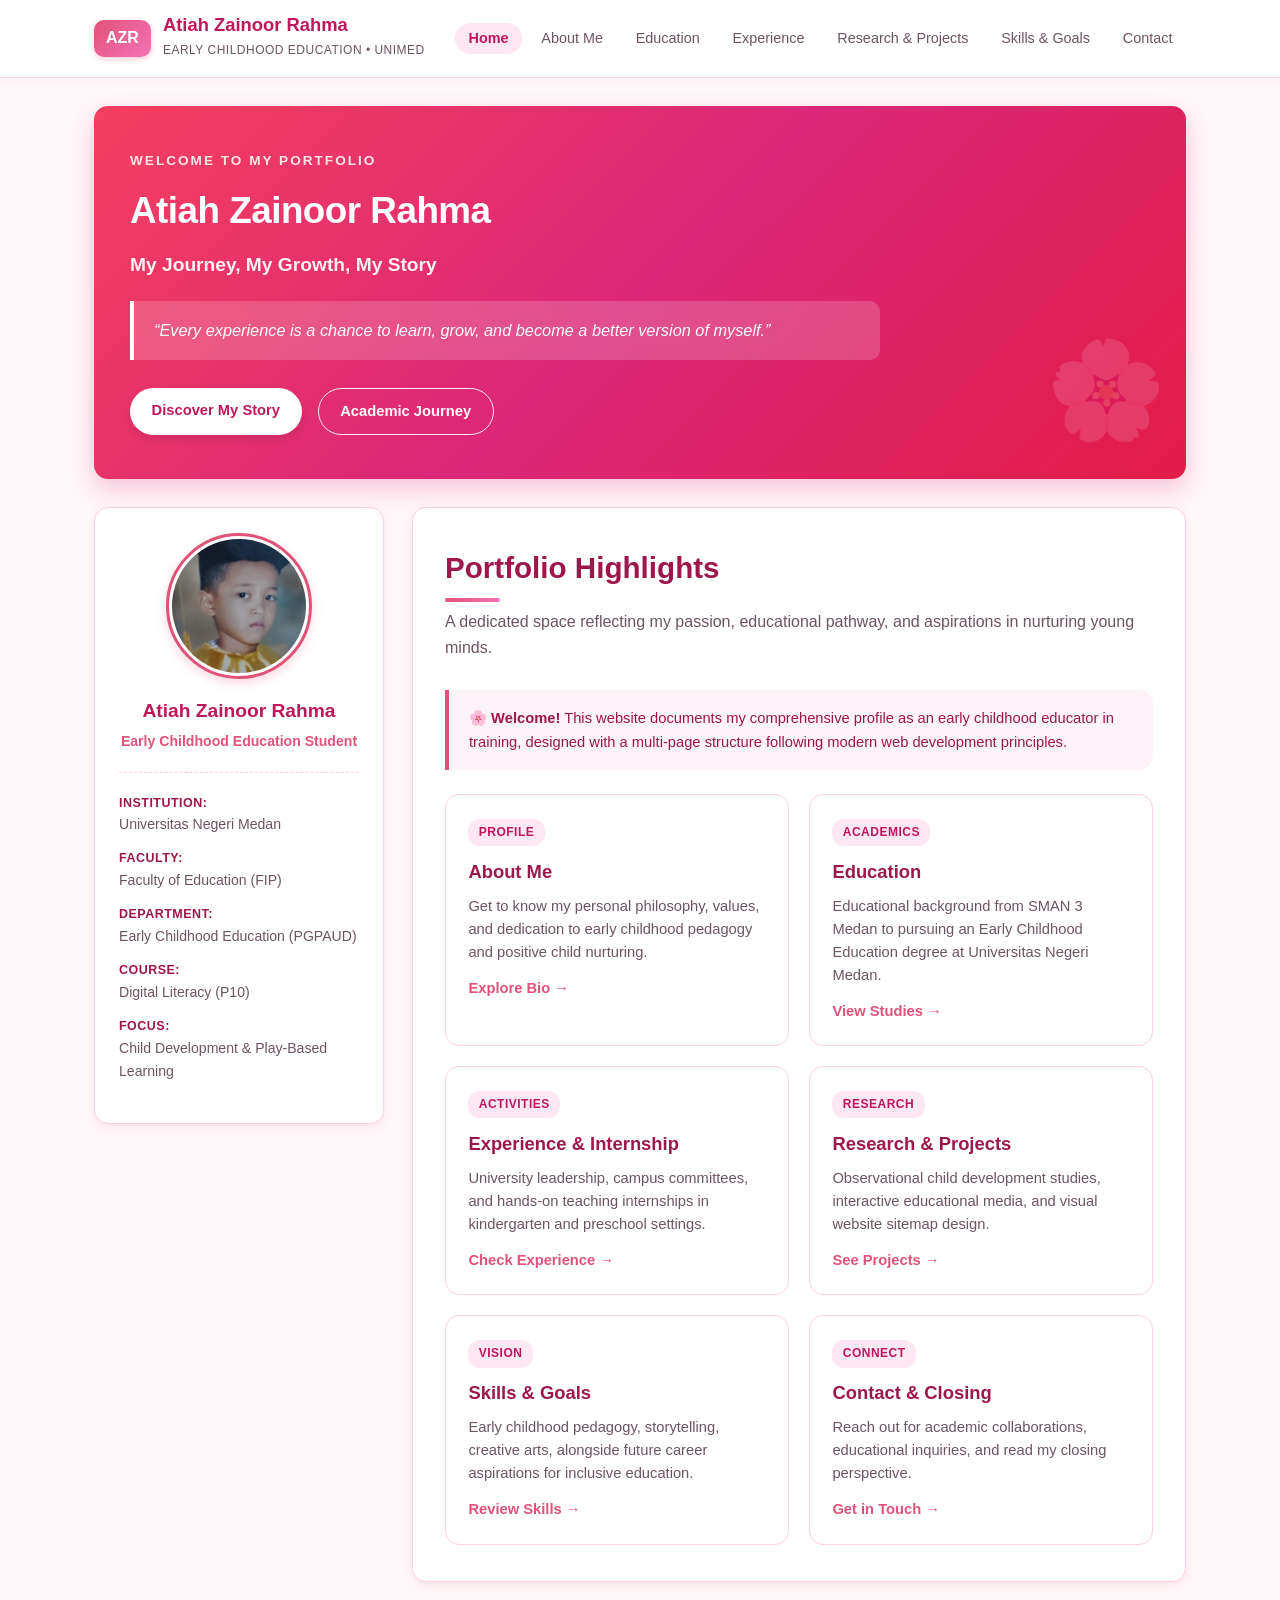
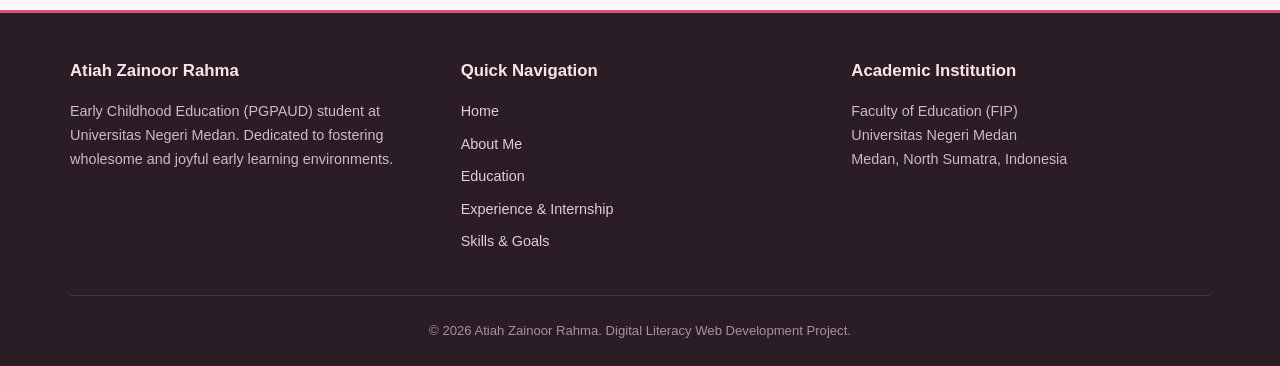
<file: index.html>
<!DOCTYPE html>
<html lang="en">
<head>
  <meta charset="UTF-8">
  <meta name="viewport" content="width=device-width, initial-scale=1.0">
  <title>Home | Atiah Zainoor Rahma - Early Childhood Education Portfolio</title>
  <link rel="stylesheet" href="style.css">
</head>
<body>

  <!-- ================= 1. HEADER & NAVIGATION ================= -->
  <header>
    <div class="header-container">
      <div class="brand-logo">
        <span class="brand-badge">AZR</span>
        <div class="brand-text">
          <h1>Atiah Zainoor Rahma</h1>
          <span>Early Childhood Education • UNIMED</span>
        </div>
      </div>
      <nav>
        <ul>
          <li><a href="index.html" class="active">Home</a></li>
          <li><a href="about.html">About Me</a></li>
          <li><a href="education.html">Education</a></li>
          <li><a href="experience.html">Experience</a></li>
          <li><a href="research.html">Research & Projects</a></li>
          <li><a href="skills.html">Skills & Goals</a></li>
          <li><a href="contact.html">Contact</a></li>
        </ul>
      </nav>
    </div>
  </header>

  <!-- ================= 2. MAIN CONTENT ================= -->
  <main>
    <!-- Hero Banner with Welcome Tagline & Quote -->
    <section class="hero-banner">
      <span class="hero-subtitle">WELCOME TO MY PORTFOLIO</span>
      <h2>Atiah Zainoor Rahma</h2>
      <p class="hero-tagline">My Journey, My Growth, My Story</p>
      
      <div class="quote-box">
        “Every experience is a chance to learn, grow, and become a better version of myself.”
      </div>

      <div class="btn-group">
        <a href="about.html" class="btn btn-primary">Discover My Story</a>
        <a href="education.html" class="btn btn-outline">Academic Journey</a>
      </div>
    </section>

    <!-- Layout Grid: Sidebar + Content -->
    <div class="layout-grid">
      <!-- SIDEBAR WITH PROFILE PICTURE -->
      <aside class="sidebar">
        <div class="profile-card">
          <div class="profile-photo-wrapper">
            <img src="profile.jpg" alt="Atiah Zainoor Rahma" onerror="this.onerror=null; this.src='https://ui-avatars.com/api/?name=Atiah+Zainoor+Rahma&background=fce7f3&color=db2777&size=200&bold=true';">
          </div>
          <h3>Atiah Zainoor Rahma</h3>
          <p class="role">Early Childhood Education Student</p>
          <ul class="sidebar-info">
            <li><strong>Institution:</strong> Universitas Negeri Medan</li>
            <li><strong>Faculty:</strong> Faculty of Education (FIP)</li>
            <li><strong>Department:</strong> Early Childhood Education (PGPAUD)</li>
            <li><strong>Course:</strong> Digital Literacy (P10)</li>
            <li><strong>Focus:</strong> Child Development & Play-Based Learning</li>
          </ul>
        </div>
      </aside>

      <!-- CONTENT AREA -->
      <section class="content-area">
        <h2 class="page-title">Portfolio Highlights</h2>
        <p class="page-subtitle">A dedicated space reflecting my passion, educational pathway, and aspirations in nurturing young minds.</p>

        <div class="notice-box">
          🌸 <strong>Welcome!</strong> This website documents my comprehensive profile as an early childhood educator in training, designed with a multi-page structure following modern web development principles.
        </div>

        <div class="card-grid">
          <!-- Card 1: About Me -->
          <div class="card">
            <span class="card-tag">Profile</span>
            <h3>About Me</h3>
            <p>Get to know my personal philosophy, values, and dedication to early childhood pedagogy and positive child nurturing.</p>
            <p style="margin-top: 0.85rem;"><a href="about.html" style="font-weight: 600;">Explore Bio &rarr;</a></p>
          </div>

          <!-- Card 2: Education -->
          <div class="card">
            <span class="card-tag">Academics</span>
            <h3>Education</h3>
            <p>Educational background from SMAN 3 Medan to pursuing an Early Childhood Education degree at Universitas Negeri Medan.</p>
            <p style="margin-top: 0.85rem;"><a href="education.html" style="font-weight: 600;">View Studies &rarr;</a></p>
          </div>

          <!-- Card 3: Experience & Internship -->
          <div class="card">
            <span class="card-tag">Activities</span>
            <h3>Experience & Internship</h3>
            <p>University leadership, campus committees, and hands-on teaching internships in kindergarten and preschool settings.</p>
            <p style="margin-top: 0.85rem;"><a href="experience.html" style="font-weight: 600;">Check Experience &rarr;</a></p>
          </div>

          <!-- Card 4: Research & Projects -->
          <div class="card">
            <span class="card-tag">Research</span>
            <h3>Research & Projects</h3>
            <p>Observational child development studies, interactive educational media, and visual website sitemap design.</p>
            <p style="margin-top: 0.85rem;"><a href="research.html" style="font-weight: 600;">See Projects &rarr;</a></p>
          </div>

          <!-- Card 5: Skills & Goals -->
          <div class="card">
            <span class="card-tag">Vision</span>
            <h3>Skills & Goals</h3>
            <p>Early childhood pedagogy, storytelling, creative arts, alongside future career aspirations for inclusive education.</p>
            <p style="margin-top: 0.85rem;"><a href="skills.html" style="font-weight: 600;">Review Skills &rarr;</a></p>
          </div>

          <!-- Card 6: Contact & Closing -->
          <div class="card">
            <span class="card-tag">Connect</span>
            <h3>Contact & Closing</h3>
            <p>Reach out for academic collaborations, educational inquiries, and read my closing perspective.</p>
            <p style="margin-top: 0.85rem;"><a href="contact.html" style="font-weight: 600;">Get in Touch &rarr;</a></p>
          </div>
        </div>
      </section>
    </div>
  </main>

  <!-- ================= 3. FOOTER ================= -->
  <footer>
    <div class="footer-container">
      <div class="footer-col">
        <h4>Atiah Zainoor Rahma</h4>
        <p>Early Childhood Education (PGPAUD) student at Universitas Negeri Medan. Dedicated to fostering wholesome and joyful early learning environments.</p>
      </div>
      <div class="footer-col">
        <h4>Quick Navigation</h4>
        <ul>
          <li><a href="index.html">Home</a></li>
          <li><a href="about.html">About Me</a></li>
          <li><a href="education.html">Education</a></li>
          <li><a href="experience.html">Experience & Internship</a></li>
          <li><a href="skills.html">Skills & Goals</a></li>
        </ul>
      </div>
      <div class="footer-col">
        <h4>Academic Institution</h4>
        <p>Faculty of Education (FIP)<br>Universitas Negeri Medan<br>Medan, North Sumatra, Indonesia</p>
      </div>
    </div>
    <div class="footer-bottom">
      <p>&copy; 2026 Atiah Zainoor Rahma. Digital Literacy Web Development Project.</p>
    </div>
  </footer>

</body>
</html>
</file>
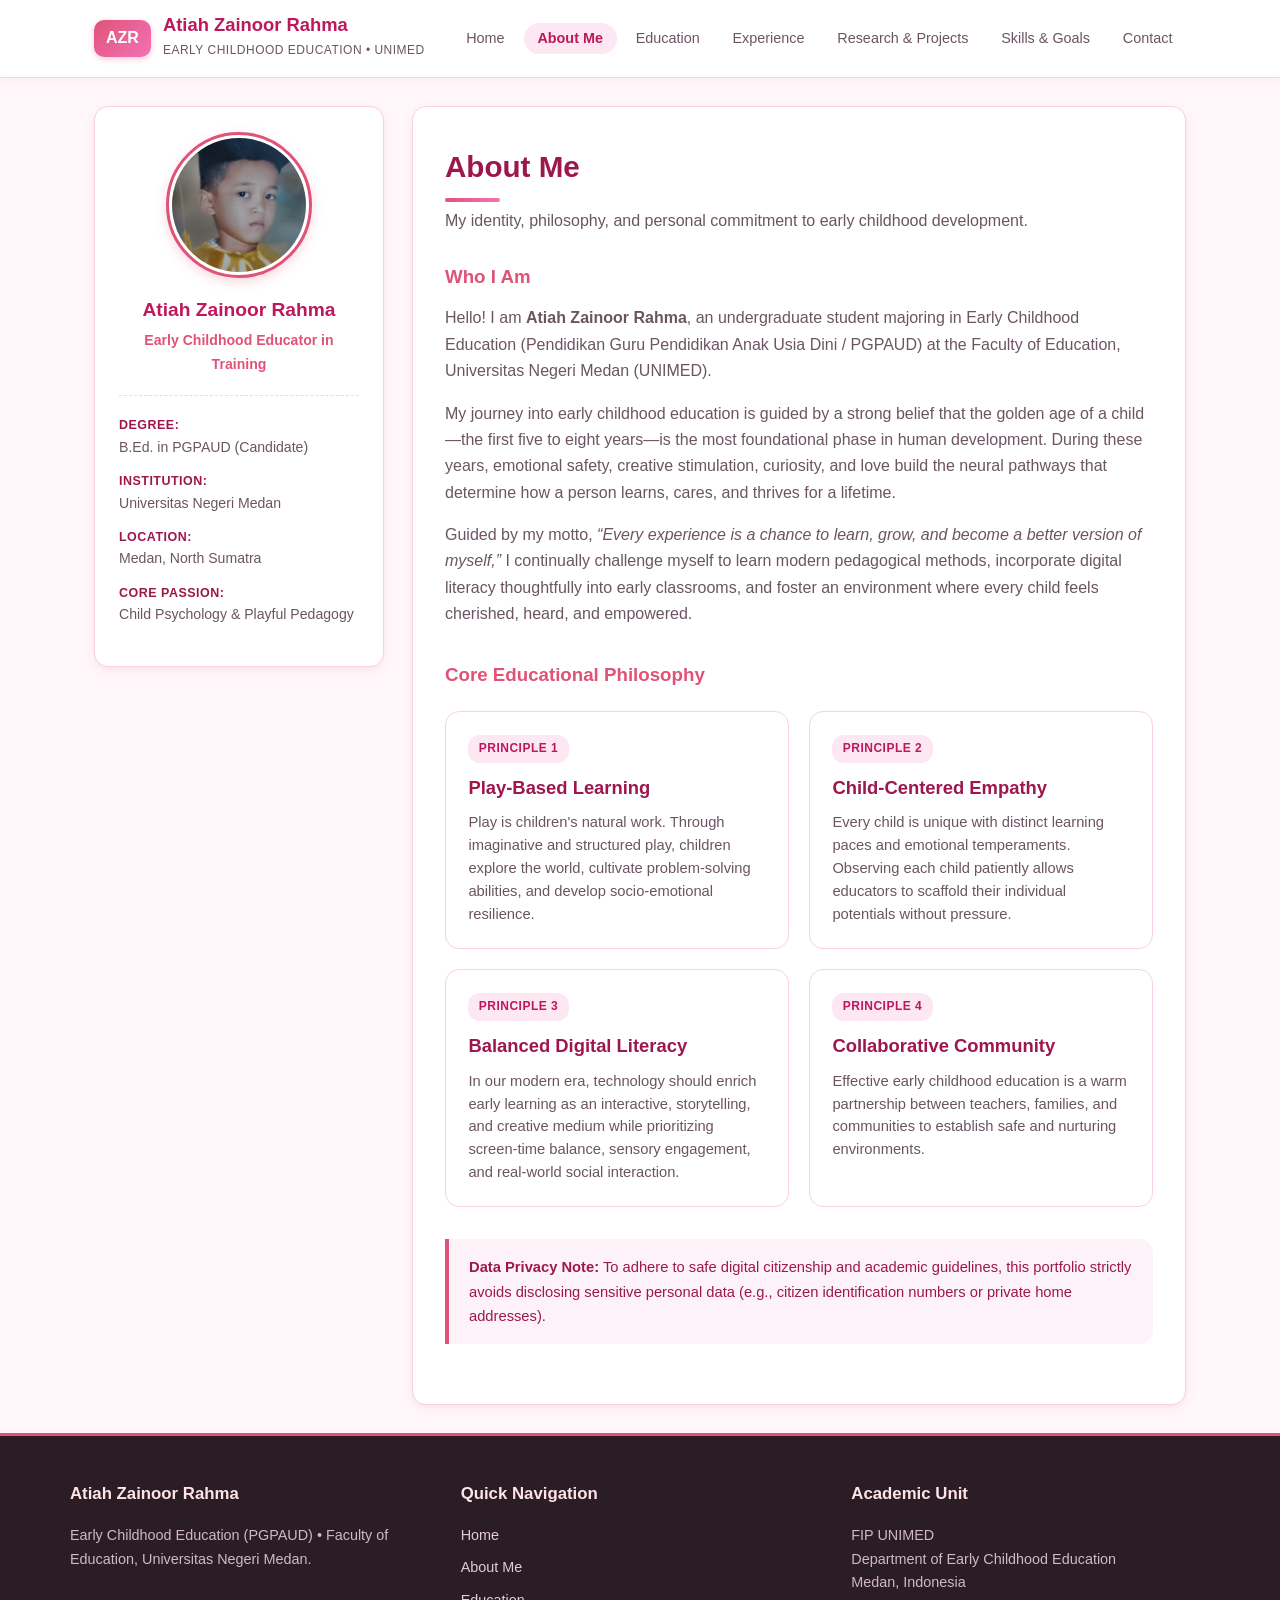
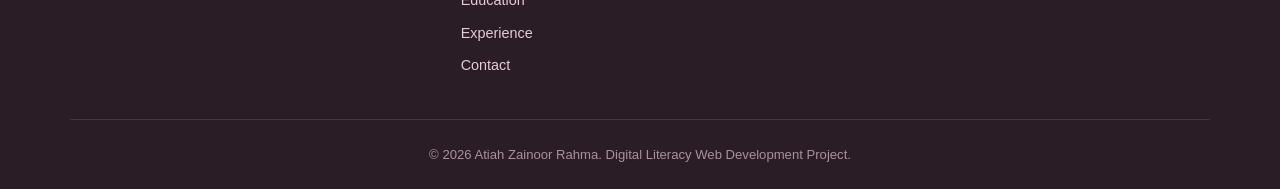
<file: about.html>
<!DOCTYPE html>
<html lang="en">
<head>
  <meta charset="UTF-8">
  <meta name="viewport" content="width=device-width, initial-scale=1.0">
  <title>About Me | Atiah Zainoor Rahma - Early Childhood Education Portfolio</title>
  <link rel="stylesheet" href="style.css">
</head>
<body>

  <!-- ================= 1. HEADER & NAVIGATION ================= -->
  <header>
    <div class="header-container">
      <div class="brand-logo">
        <span class="brand-badge">AZR</span>
        <div class="brand-text">
          <h1>Atiah Zainoor Rahma</h1>
          <span>Early Childhood Education • UNIMED</span>
        </div>
      </div>
      <nav>
        <ul>
          <li><a href="index.html">Home</a></li>
          <li><a href="about.html" class="active">About Me</a></li>
          <li><a href="education.html">Education</a></li>
          <li><a href="experience.html">Experience</a></li>
          <li><a href="research.html">Research & Projects</a></li>
          <li><a href="skills.html">Skills & Goals</a></li>
          <li><a href="contact.html">Contact</a></li>
        </ul>
      </nav>
    </div>
  </header>

  <!-- ================= 2. MAIN CONTENT ================= -->
  <main>
    <div class="layout-grid">
      <!-- SIDEBAR -->
      <aside class="sidebar">
        <div class="profile-card">
          <div class="profile-photo-wrapper">
            <img src="profile.jpg" alt="Atiah Zainoor Rahma" onerror="this.onerror=null; this.src='https://ui-avatars.com/api/?name=Atiah+Zainoor+Rahma&background=fce7f3&color=db2777&size=200&bold=true';">
          </div>
          <h3>Atiah Zainoor Rahma</h3>
          <p class="role">Early Childhood Educator in Training</p>
          <ul class="sidebar-info">
            <li><strong>Degree:</strong> B.Ed. in PGPAUD (Candidate)</li>
            <li><strong>Institution:</strong> Universitas Negeri Medan</li>
            <li><strong>Location:</strong> Medan, North Sumatra</li>
            <li><strong>Core Passion:</strong> Child Psychology & Playful Pedagogy</li>
          </ul>
        </div>
      </aside>

      <!-- CONTENT AREA -->
      <section class="content-area">
        <h2 class="page-title">About Me</h2>
        <p class="page-subtitle">My identity, philosophy, and personal commitment to early childhood development.</p>

        <article style="margin-bottom: 2rem;">
          <h3 style="margin-bottom: 0.75rem; color: var(--primary-pink);">Who I Am</h3>
          <p style="margin-bottom: 1rem; color: var(--text-muted);">
            Hello! I am <strong>Atiah Zainoor Rahma</strong>, an undergraduate student majoring in Early Childhood Education (Pendidikan Guru Pendidikan Anak Usia Dini / PGPAUD) at the Faculty of Education, Universitas Negeri Medan (UNIMED).
          </p>
          <p style="margin-bottom: 1rem; color: var(--text-muted);">
            My journey into early childhood education is guided by a strong belief that the golden age of a child—the first five to eight years—is the most foundational phase in human development. During these years, emotional safety, creative stimulation, curiosity, and love build the neural pathways that determine how a person learns, cares, and thrives for a lifetime.
          </p>
          <p style="color: var(--text-muted);">
            Guided by my motto, <em>“Every experience is a chance to learn, grow, and become a better version of myself,”</em> I continually challenge myself to learn modern pedagogical methods, incorporate digital literacy thoughtfully into early classrooms, and foster an environment where every child feels cherished, heard, and empowered.
          </p>
        </article>

        <!-- Educational Philosophy & Values -->
        <h3 style="margin-bottom: 1rem; color: var(--primary-pink);">Core Educational Philosophy</h3>
        <div class="card-grid">
          <div class="card">
            <span class="card-tag">Principle 1</span>
            <h3>Play-Based Learning</h3>
            <p>Play is children's natural work. Through imaginative and structured play, children explore the world, cultivate problem-solving abilities, and develop socio-emotional resilience.</p>
          </div>

          <div class="card">
            <span class="card-tag">Principle 2</span>
            <h3>Child-Centered Empathy</h3>
            <p>Every child is unique with distinct learning paces and emotional temperaments. Observing each child patiently allows educators to scaffold their individual potentials without pressure.</p>
          </div>

          <div class="card">
            <span class="card-tag">Principle 3</span>
            <h3>Balanced Digital Literacy</h3>
            <p>In our modern era, technology should enrich early learning as an interactive, storytelling, and creative medium while prioritizing screen-time balance, sensory engagement, and real-world social interaction.</p>
          </div>

          <div class="card">
            <span class="card-tag">Principle 4</span>
            <h3>Collaborative Community</h3>
            <p>Effective early childhood education is a warm partnership between teachers, families, and communities to establish safe and nurturing environments.</p>
          </div>
        </div>

        <div class="notice-box" style="margin-top: 2rem;">
          <strong>Data Privacy Note:</strong> To adhere to safe digital citizenship and academic guidelines, this portfolio strictly avoids disclosing sensitive personal data (e.g., citizen identification numbers or private home addresses).
        </div>
      </section>
    </div>
  </main>

  <!-- ================= 3. FOOTER ================= -->
  <footer>
    <div class="footer-container">
      <div class="footer-col">
        <h4>Atiah Zainoor Rahma</h4>
        <p>Early Childhood Education (PGPAUD) • Faculty of Education, Universitas Negeri Medan.</p>
      </div>
      <div class="footer-col">
        <h4>Quick Navigation</h4>
        <ul>
          <li><a href="index.html">Home</a></li>
          <li><a href="about.html">About Me</a></li>
          <li><a href="education.html">Education</a></li>
          <li><a href="experience.html">Experience</a></li>
          <li><a href="contact.html">Contact</a></li>
        </ul>
      </div>
      <div class="footer-col">
        <h4>Academic Unit</h4>
        <p>FIP UNIMED<br>Department of Early Childhood Education<br>Medan, Indonesia</p>
      </div>
    </div>
    <div class="footer-bottom">
      <p>&copy; 2026 Atiah Zainoor Rahma. Digital Literacy Web Development Project.</p>
    </div>
  </footer>

</body>
</html>
</file>
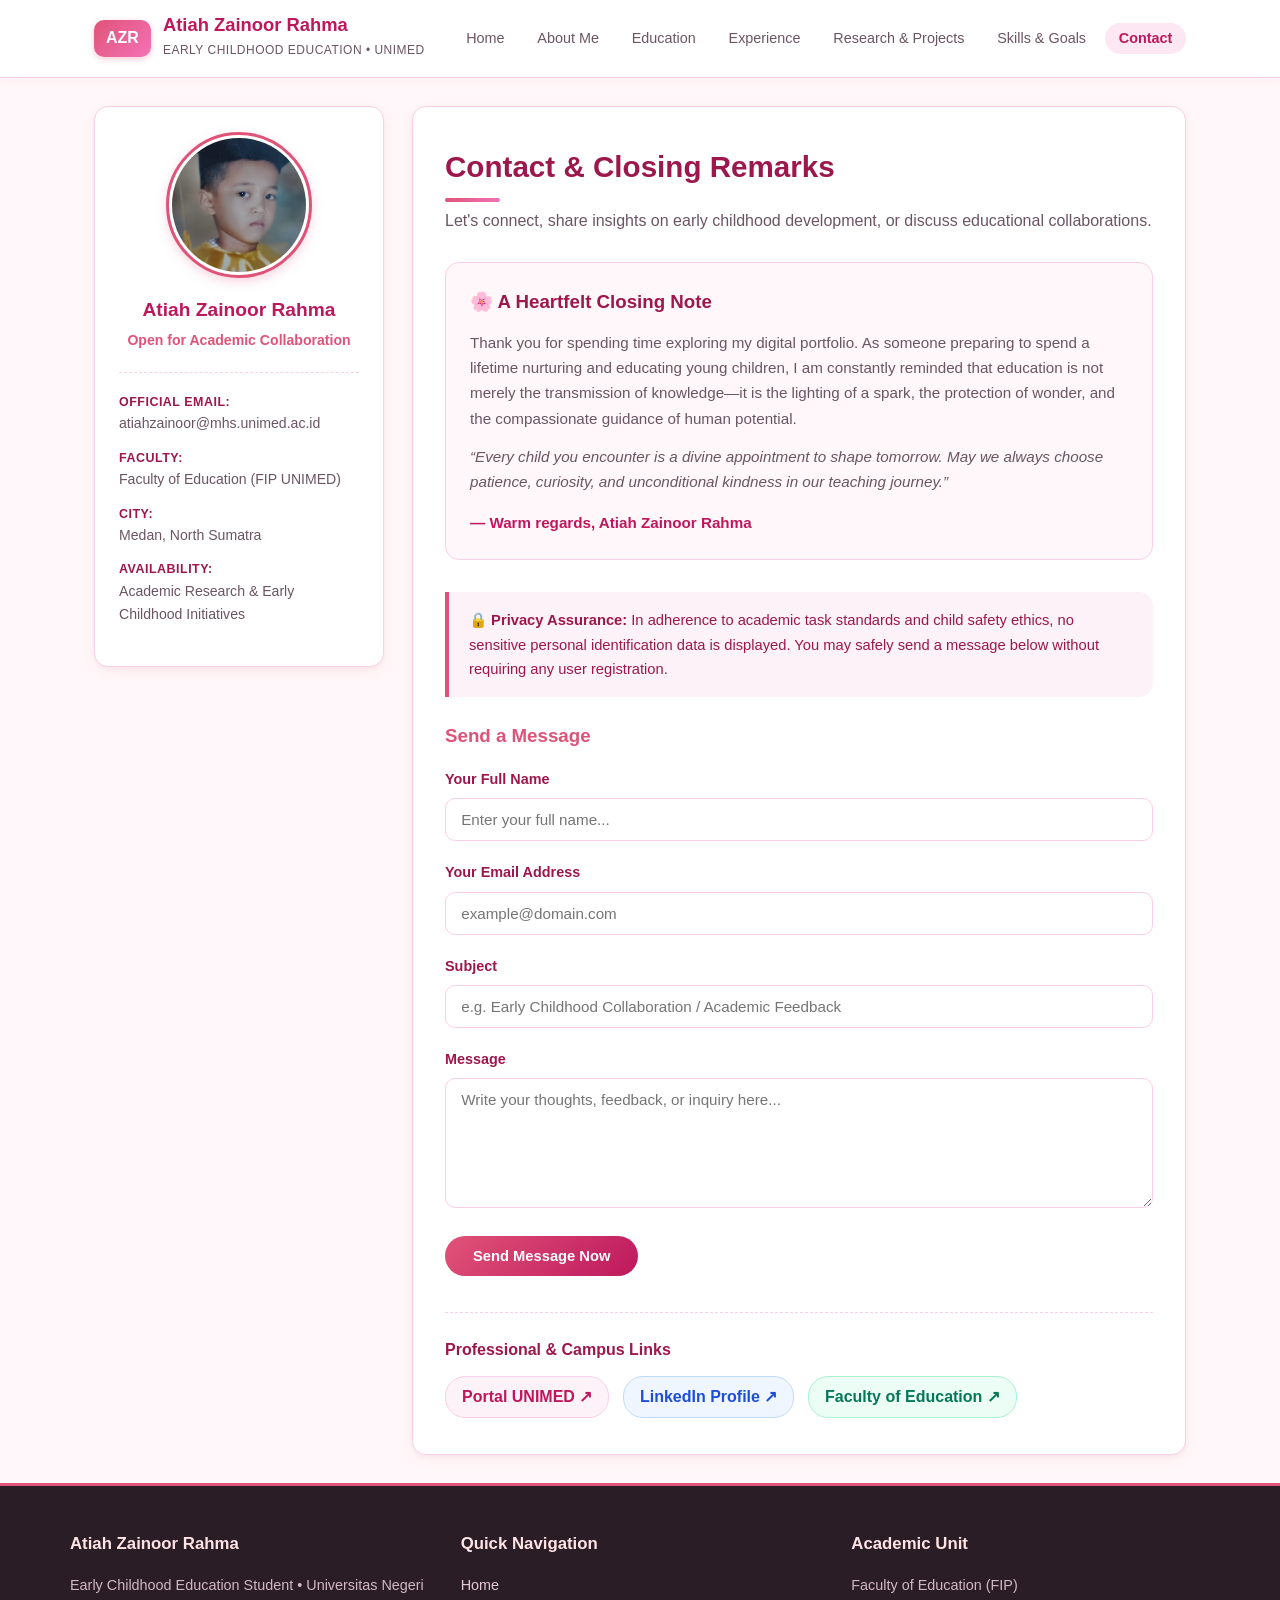
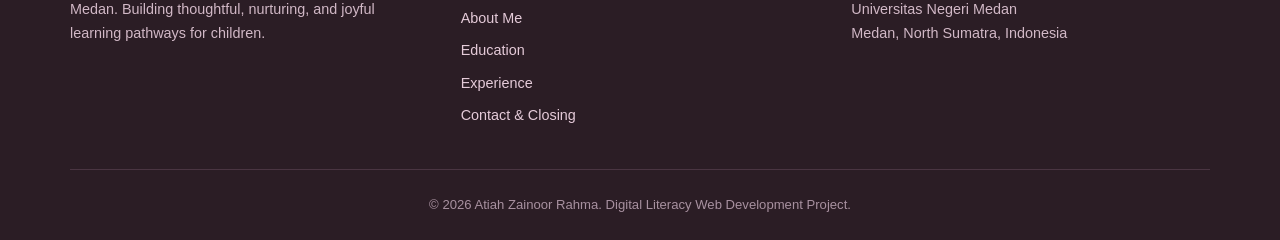
<file: contact.html>
<!DOCTYPE html>
<html lang="en">
<head>
  <meta charset="UTF-8">
  <meta name="viewport" content="width=device-width, initial-scale=1.0">
  <title>Contact & Closing | Atiah Zainoor Rahma</title>
  <link rel="stylesheet" href="style.css">
</head>
<body>

  <!-- ================= 1. HEADER & NAVIGATION ================= -->
  <header>
    <div class="header-container">
      <div class="brand-logo">
        <span class="brand-badge">AZR</span>
        <div class="brand-text">
          <h1>Atiah Zainoor Rahma</h1>
          <span>Early Childhood Education • UNIMED</span>
        </div>
      </div>
      <nav>
        <ul>
          <li><a href="index.html">Home</a></li>
          <li><a href="about.html">About Me</a></li>
          <li><a href="education.html">Education</a></li>
          <li><a href="experience.html">Experience</a></li>
          <li><a href="research.html">Research & Projects</a></li>
          <li><a href="skills.html">Skills & Goals</a></li>
          <li><a href="contact.html" class="active">Contact</a></li>
        </ul>
      </nav>
    </div>
  </header>

  <!-- ================= 2. MAIN CONTENT ================= -->
  <main>
    <div class="layout-grid">
      <!-- SIDEBAR -->
      <aside class="sidebar">
        <div class="profile-card">
          <div class="profile-photo-wrapper">
            <img src="profile.jpg" alt="Atiah Zainoor Rahma" onerror="this.onerror=null; this.src='https://ui-avatars.com/api/?name=Atiah+Zainoor+Rahma&background=fce7f3&color=db2777&size=200&bold=true';">
          </div>
          <h3>Atiah Zainoor Rahma</h3>
          <p class="role">Open for Academic Collaboration</p>
          <ul class="sidebar-info">
            <li><strong>Official Email:</strong> atiahzainoor@mhs.unimed.ac.id</li>
            <li><strong>Faculty:</strong> Faculty of Education (FIP UNIMED)</li>
            <li><strong>City:</strong> Medan, North Sumatra</li>
            <li><strong>Availability:</strong> Academic Research & Early Childhood Initiatives</li>
          </ul>
        </div>
      </aside>

      <!-- CONTENT AREA -->
      <section class="content-area">
        <h2 class="page-title">Contact & Closing Remarks</h2>
        <p class="page-subtitle">Let's connect, share insights on early childhood development, or discuss educational collaborations.</p>

        <!-- Closing Remarks (Penutup Web) -->
        <article style="background: var(--bg-body); border-radius: var(--radius); padding: 1.5rem; margin-bottom: 2rem; border: 1.5px solid var(--border-color);">
          <h3 style="color: var(--primary-deep); margin-bottom: 0.75rem;">🌸 A Heartfelt Closing Note</h3>
          <p style="color: var(--text-muted); margin-bottom: 0.85rem; font-size: 0.95rem; line-height: 1.65;">
            Thank you for spending time exploring my digital portfolio. As someone preparing to spend a lifetime nurturing and educating young children, I am constantly reminded that education is not merely the transmission of knowledge—it is the lighting of a spark, the protection of wonder, and the compassionate guidance of human potential.
          </p>
          <p style="color: var(--text-muted); font-size: 0.95rem; line-height: 1.65; font-style: italic;">
            “Every child you encounter is a divine appointment to shape tomorrow. May we always choose patience, curiosity, and unconditional kindness in our teaching journey.”
          </p>
          <p style="margin-top: 1rem; font-weight: 700; color: var(--primary-dark); font-size: 0.95rem;">
            — Warm regards, Atiah Zainoor Rahma
          </p>
        </article>

        <!-- Privacy & Guidelines Notice -->
        <div class="notice-box">
          🔒 <strong>Privacy Assurance:</strong> In adherence to academic task standards and child safety ethics, no sensitive personal identification data is displayed. You may safely send a message below without requiring any user registration.
        </div>

        <!-- Contact Form -->
        <h3 style="margin-bottom: 1rem; color: var(--primary-pink);">Send a Message</h3>
        <form action="#" method="POST" onsubmit="event.preventDefault(); alert('Thank you for reaching out! Your message has been received.');">
          <div class="form-group">
            <label for="contact-name">Your Full Name</label>
            <input type="text" id="contact-name" class="form-control" placeholder="Enter your full name..." required>
          </div>

          <div class="form-group">
            <label for="contact-email">Your Email Address</label>
            <input type="email" id="contact-email" class="form-control" placeholder="example@domain.com" required>
          </div>

          <div class="form-group">
            <label for="contact-subject">Subject</label>
            <input type="text" id="contact-subject" class="form-control" placeholder="e.g. Early Childhood Collaboration / Academic Feedback" required>
          </div>

          <div class="form-group">
            <label for="contact-message">Message</label>
            <textarea id="contact-message" class="form-control" placeholder="Write your thoughts, feedback, or inquiry here..." required></textarea>
          </div>

          <button type="submit" class="btn btn-submit">Send Message Now</button>
        </form>

        <!-- Professional Profiles -->
        <div style="margin-top: 2.25rem; border-top: 1.5px dashed var(--border-color); padding-top: 1.5rem;">
          <h4 style="margin-bottom: 0.75rem; color: var(--primary-deep);">Professional & Campus Links</h4>
          <div style="display: flex; gap: 0.85rem; flex-wrap: wrap;">
            <a href="https://unimed.ac.id" target="_blank" rel="noopener noreferrer" style="font-weight: 600; background: #fdf2f8; color: #be185d; padding: 0.45rem 1rem; border-radius: 20px; border: 1px solid var(--border-color);">Portal UNIMED &nearr;</a>
            <a href="https://linkedin.com" target="_blank" rel="noopener noreferrer" style="font-weight: 600; background: #eff6ff; color: #1d4ed8; padding: 0.45rem 1rem; border-radius: 20px; border: 1px solid #bfdbfe;">LinkedIn Profile &nearr;</a>
            <a href="https://fip.unimed.ac.id" target="_blank" rel="noopener noreferrer" style="font-weight: 600; background: #ecfdf5; color: #047857; padding: 0.45rem 1rem; border-radius: 20px; border: 1px solid #a7f3d0;">Faculty of Education &nearr;</a>
          </div>
        </div>
      </section>
    </div>
  </main>

  <!-- ================= 3. FOOTER ================= -->
  <footer>
    <div class="footer-container">
      <div class="footer-col">
        <h4>Atiah Zainoor Rahma</h4>
        <p>Early Childhood Education Student • Universitas Negeri Medan. Building thoughtful, nurturing, and joyful learning pathways for children.</p>
      </div>
      <div class="footer-col">
        <h4>Quick Navigation</h4>
        <ul>
          <li><a href="index.html">Home</a></li>
          <li><a href="about.html">About Me</a></li>
          <li><a href="education.html">Education</a></li>
          <li><a href="experience.html">Experience</a></li>
          <li><a href="contact.html">Contact & Closing</a></li>
        </ul>
      </div>
      <div class="footer-col">
        <h4>Academic Unit</h4>
        <p>Faculty of Education (FIP)<br>Universitas Negeri Medan<br>Medan, North Sumatra, Indonesia</p>
      </div>
    </div>
    <div class="footer-bottom">
      <p>&copy; 2026 Atiah Zainoor Rahma. Digital Literacy Web Development Project.</p>
    </div>
  </footer>

</body>
</html>
</file>
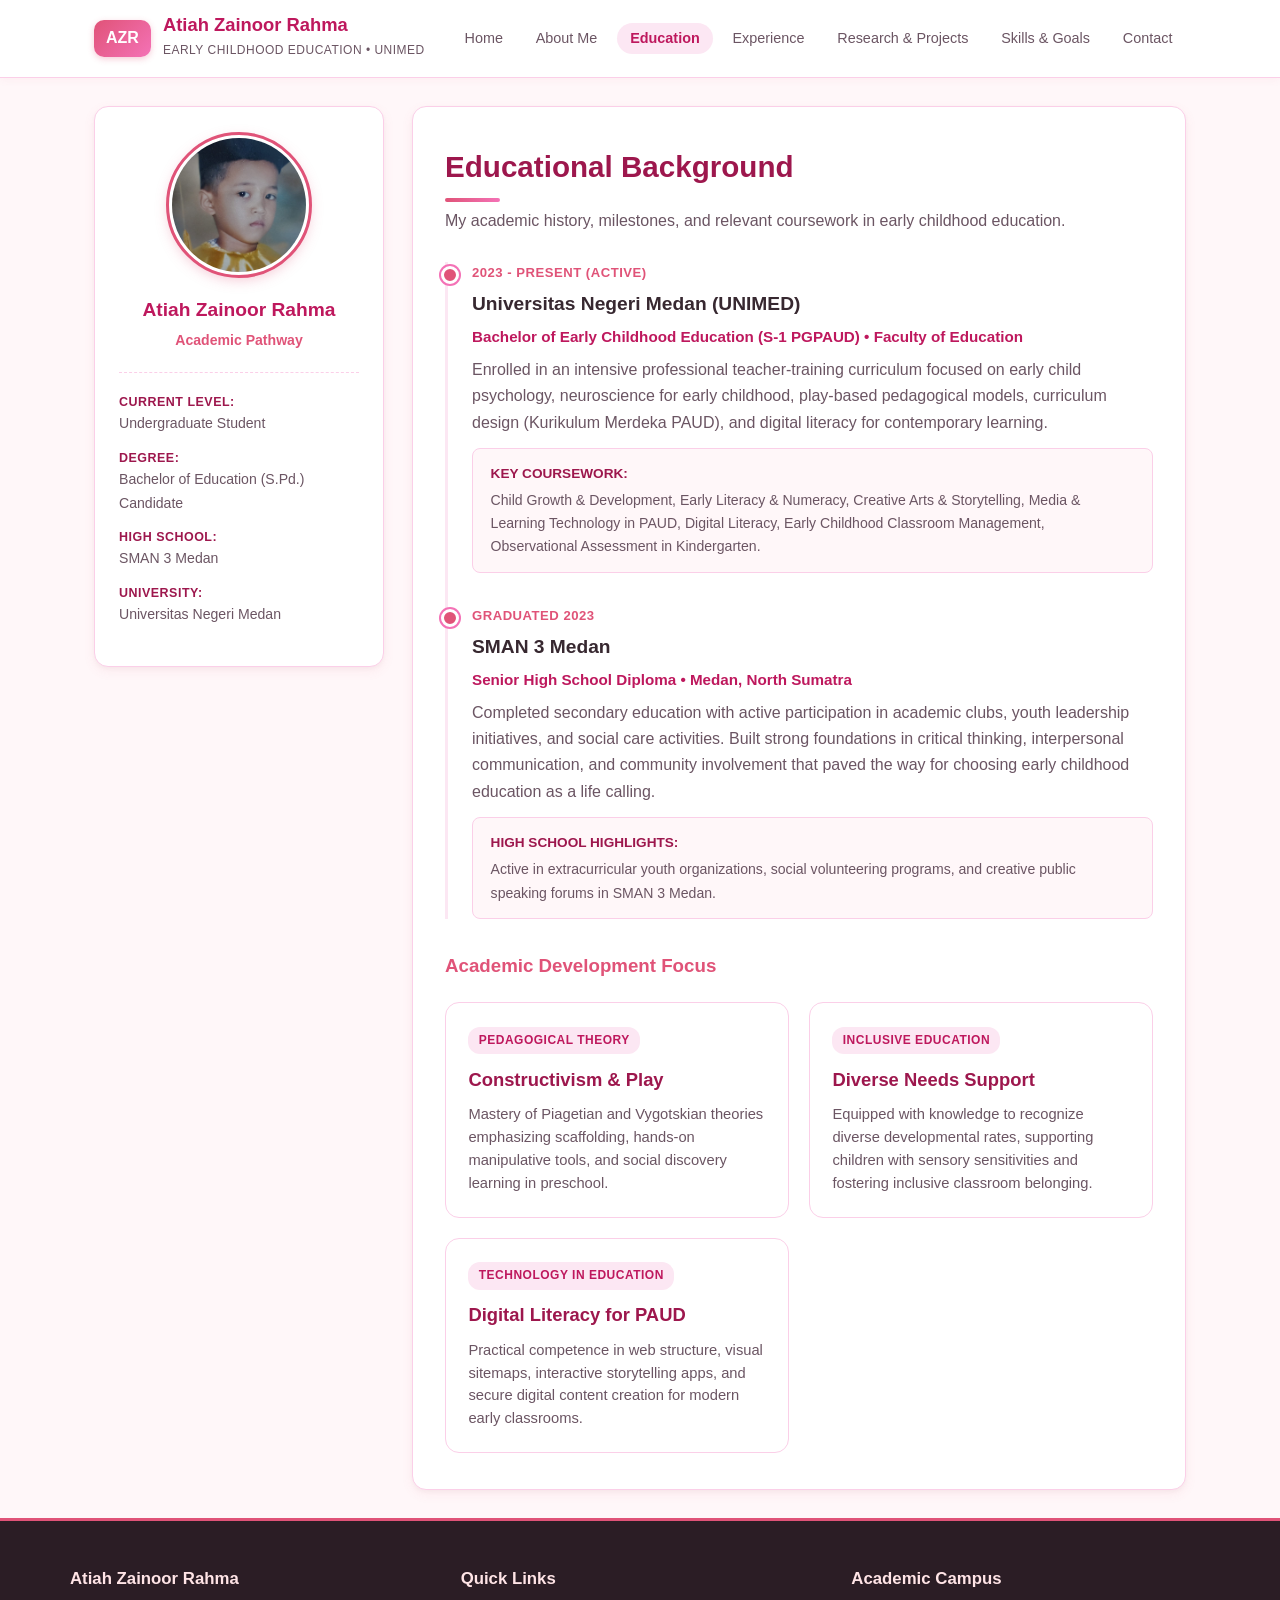
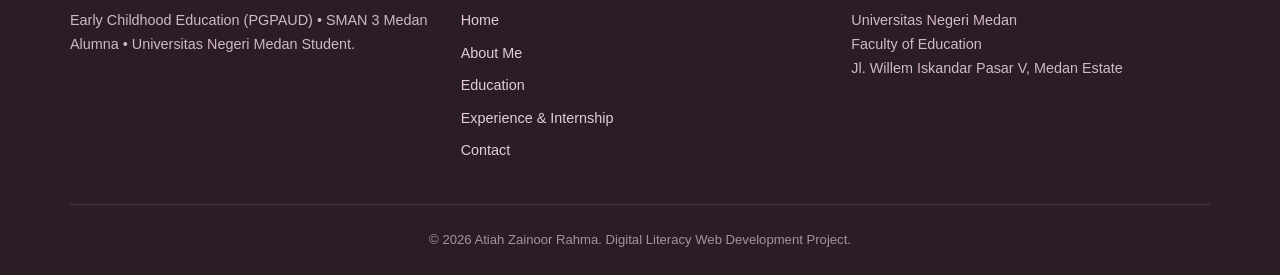
<file: education.html>
<!DOCTYPE html>
<html lang="en">
<head>
  <meta charset="UTF-8">
  <meta name="viewport" content="width=device-width, initial-scale=1.0">
  <title>Education | Atiah Zainoor Rahma - Early Childhood Education Portfolio</title>
  <link rel="stylesheet" href="style.css">
</head>
<body>

  <!-- ================= 1. HEADER & NAVIGATION ================= -->
  <header>
    <div class="header-container">
      <div class="brand-logo">
        <span class="brand-badge">AZR</span>
        <div class="brand-text">
          <h1>Atiah Zainoor Rahma</h1>
          <span>Early Childhood Education • UNIMED</span>
        </div>
      </div>
      <nav>
        <ul>
          <li><a href="index.html">Home</a></li>
          <li><a href="about.html">About Me</a></li>
          <li><a href="education.html" class="active">Education</a></li>
          <li><a href="experience.html">Experience</a></li>
          <li><a href="research.html">Research & Projects</a></li>
          <li><a href="skills.html">Skills & Goals</a></li>
          <li><a href="contact.html">Contact</a></li>
        </ul>
      </nav>
    </div>
  </header>

  <!-- ================= 2. MAIN CONTENT ================= -->
  <main>
    <div class="layout-grid">
      <!-- SIDEBAR -->
      <aside class="sidebar">
        <div class="profile-card">
          <div class="profile-photo-wrapper">
            <img src="profile.jpg" alt="Atiah Zainoor Rahma" onerror="this.onerror=null; this.src='https://ui-avatars.com/api/?name=Atiah+Zainoor+Rahma&background=fce7f3&color=db2777&size=200&bold=true';">
          </div>
          <h3>Atiah Zainoor Rahma</h3>
          <p class="role">Academic Pathway</p>
          <ul class="sidebar-info">
            <li><strong>Current Level:</strong> Undergraduate Student</li>
            <li><strong>Degree:</strong> Bachelor of Education (S.Pd.) Candidate</li>
            <li><strong>High School:</strong> SMAN 3 Medan</li>
            <li><strong>University:</strong> Universitas Negeri Medan</li>
          </ul>
        </div>
      </aside>

      <!-- CONTENT AREA -->
      <section class="content-area">
        <h2 class="page-title">Educational Background</h2>
        <p class="page-subtitle">My academic history, milestones, and relevant coursework in early childhood education.</p>

        <!-- Timeline of Education -->
        <div class="timeline">
          <!-- Higher Education -->
          <div class="timeline-item">
            <div class="timeline-date">2023 - Present (Active)</div>
            <h3 class="timeline-title">Universitas Negeri Medan (UNIMED)</h3>
            <p class="timeline-subtitle">Bachelor of Early Childhood Education (S-1 PGPAUD) • Faculty of Education</p>
            <p style="color: var(--text-muted); margin-bottom: 0.75rem;">
              Enrolled in an intensive professional teacher-training curriculum focused on early child psychology, neuroscience for early childhood, play-based pedagogical models, curriculum design (Kurikulum Merdeka PAUD), and digital literacy for contemporary learning.
            </p>
            <div style="background: var(--bg-body); padding: 0.85rem 1.1rem; border-radius: 8px; border: 1px solid var(--border-color);">
              <strong style="color: var(--primary-deep); font-size: 0.85rem; display: block; margin-bottom: 0.25rem;">KEY COURSEWORK:</strong>
              <p style="font-size: 0.88rem; color: var(--text-muted);">
                Child Growth & Development, Early Literacy & Numeracy, Creative Arts & Storytelling, Media & Learning Technology in PAUD, Digital Literacy, Early Childhood Classroom Management, Observational Assessment in Kindergarten.
              </p>
            </div>
          </div>

          <!-- Secondary Education -->
          <div class="timeline-item">
            <div class="timeline-date">Graduated 2023</div>
            <h3 class="timeline-title">SMAN 3 Medan</h3>
            <p class="timeline-subtitle">Senior High School Diploma • Medan, North Sumatra</p>
            <p style="color: var(--text-muted); margin-bottom: 0.75rem;">
              Completed secondary education with active participation in academic clubs, youth leadership initiatives, and social care activities. Built strong foundations in critical thinking, interpersonal communication, and community involvement that paved the way for choosing early childhood education as a life calling.
            </p>
            <div style="background: var(--bg-body); padding: 0.85rem 1.1rem; border-radius: 8px; border: 1px solid var(--border-color);">
              <strong style="color: var(--primary-deep); font-size: 0.85rem; display: block; margin-bottom: 0.25rem;">HIGH SCHOOL HIGHLIGHTS:</strong>
              <p style="font-size: 0.88rem; color: var(--text-muted);">
                Active in extracurricular youth organizations, social volunteering programs, and creative public speaking forums in SMAN 3 Medan.
              </p>
            </div>
          </div>
        </div>

        <!-- Academic Competencies Card Grid -->
        <h3 style="margin-top: 2rem; margin-bottom: 1rem; color: var(--primary-pink);">Academic Development Focus</h3>
        <div class="card-grid">
          <div class="card">
            <span class="card-tag">Pedagogical Theory</span>
            <h3>Constructivism & Play</h3>
            <p>Mastery of Piagetian and Vygotskian theories emphasizing scaffolding, hands-on manipulative tools, and social discovery learning in preschool.</p>
          </div>

          <div class="card">
            <span class="card-tag">Inclusive Education</span>
            <h3>Diverse Needs Support</h3>
            <p>Equipped with knowledge to recognize diverse developmental rates, supporting children with sensory sensitivities and fostering inclusive classroom belonging.</p>
          </div>

          <div class="card">
            <span class="card-tag">Technology in Education</span>
            <h3>Digital Literacy for PAUD</h3>
            <p>Practical competence in web structure, visual sitemaps, interactive storytelling apps, and secure digital content creation for modern early classrooms.</p>
          </div>
        </div>
      </section>
    </div>
  </main>

  <!-- ================= 3. FOOTER ================= -->
  <footer>
    <div class="footer-container">
      <div class="footer-col">
        <h4>Atiah Zainoor Rahma</h4>
        <p>Early Childhood Education (PGPAUD) • SMAN 3 Medan Alumna • Universitas Negeri Medan Student.</p>
      </div>
      <div class="footer-col">
        <h4>Quick Links</h4>
        <ul>
          <li><a href="index.html">Home</a></li>
          <li><a href="about.html">About Me</a></li>
          <li><a href="education.html">Education</a></li>
          <li><a href="experience.html">Experience & Internship</a></li>
          <li><a href="contact.html">Contact</a></li>
        </ul>
      </div>
      <div class="footer-col">
        <h4>Academic Campus</h4>
        <p>Universitas Negeri Medan<br>Faculty of Education<br>Jl. Willem Iskandar Pasar V, Medan Estate</p>
      </div>
    </div>
    <div class="footer-bottom">
      <p>&copy; 2026 Atiah Zainoor Rahma. Digital Literacy Web Development Project.</p>
    </div>
  </footer>

</body>
</html>
</file>
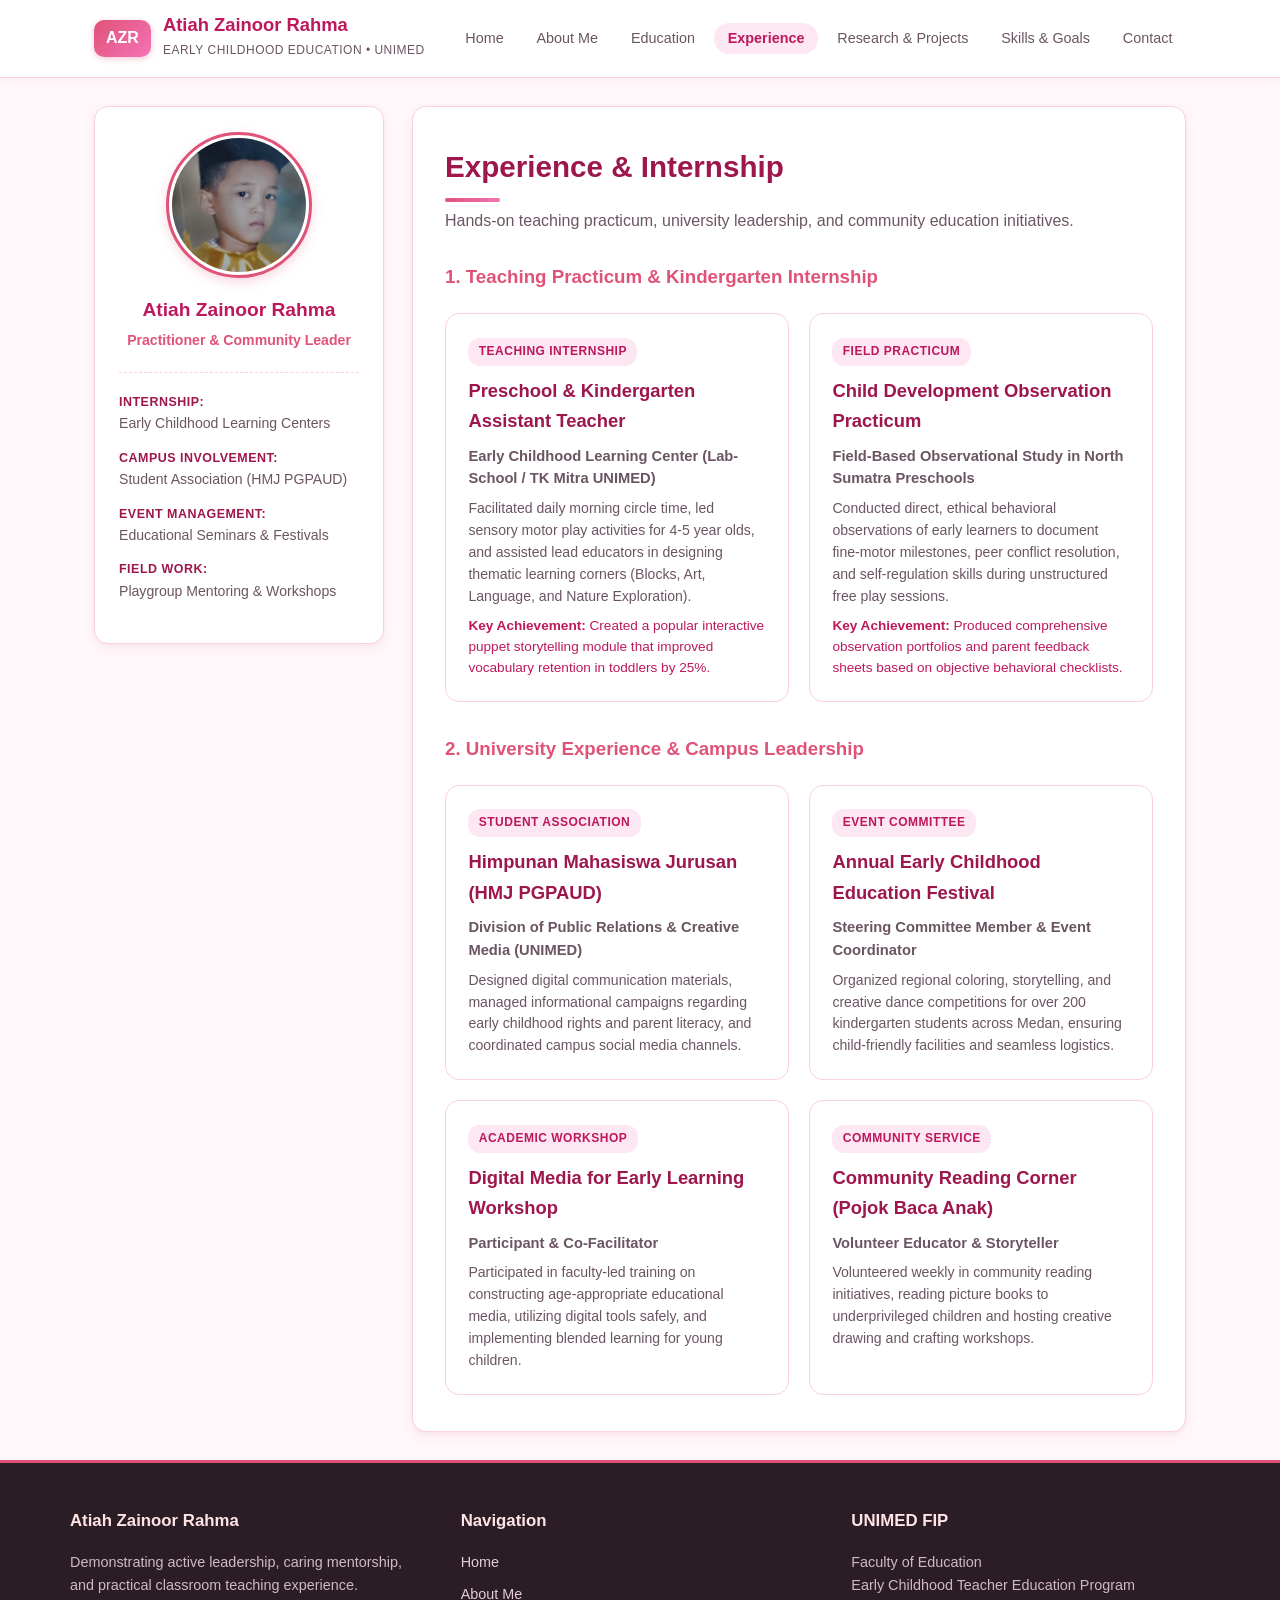
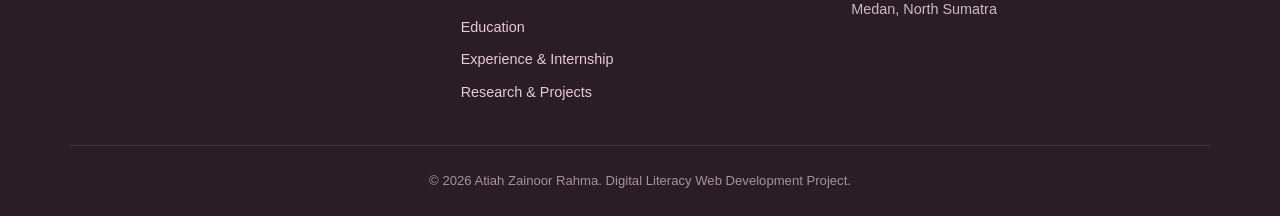
<file: experience.html>
<!DOCTYPE html>
<html lang="en">
<head>
  <meta charset="UTF-8">
  <meta name="viewport" content="width=device-width, initial-scale=1.0">
  <title>Experience & Internship | Atiah Zainoor Rahma</title>
  <link rel="stylesheet" href="style.css">
</head>
<body>

  <!-- ================= 1. HEADER & NAVIGATION ================= -->
  <header>
    <div class="header-container">
      <div class="brand-logo">
        <span class="brand-badge">AZR</span>
        <div class="brand-text">
          <h1>Atiah Zainoor Rahma</h1>
          <span>Early Childhood Education • UNIMED</span>
        </div>
      </div>
      <nav>
        <ul>
          <li><a href="index.html">Home</a></li>
          <li><a href="about.html">About Me</a></li>
          <li><a href="education.html">Education</a></li>
          <li><a href="experience.html" class="active">Experience</a></li>
          <li><a href="research.html">Research & Projects</a></li>
          <li><a href="skills.html">Skills & Goals</a></li>
          <li><a href="contact.html">Contact</a></li>
        </ul>
      </nav>
    </div>
  </header>

  <!-- ================= 2. MAIN CONTENT ================= -->
  <main>
    <div class="layout-grid">
      <!-- SIDEBAR -->
      <aside class="sidebar">
        <div class="profile-card">
          <div class="profile-photo-wrapper">
            <img src="profile.jpg" alt="Atiah Zainoor Rahma" onerror="this.onerror=null; this.src='https://ui-avatars.com/api/?name=Atiah+Zainoor+Rahma&background=fce7f3&color=db2777&size=200&bold=true';">
          </div>
          <h3>Atiah Zainoor Rahma</h3>
          <p class="role">Practitioner & Community Leader</p>
          <ul class="sidebar-info">
            <li><strong>Internship:</strong> Early Childhood Learning Centers</li>
            <li><strong>Campus Involvement:</strong> Student Association (HMJ PGPAUD)</li>
            <li><strong>Event Management:</strong> Educational Seminars & Festivals</li>
            <li><strong>Field Work:</strong> Playgroup Mentoring & Workshops</li>
          </ul>
        </div>
      </aside>

      <!-- CONTENT AREA -->
      <section class="content-area">
        <h2 class="page-title">Experience & Internship</h2>
        <p class="page-subtitle">Hands-on teaching practicum, university leadership, and community education initiatives.</p>

        <!-- Section 1: Teaching Practicum / Internship -->
        <h3 style="margin-bottom: 1rem; color: var(--primary-pink);">1. Teaching Practicum & Kindergarten Internship</h3>
        
        <div class="card-grid" style="margin-bottom: 2rem;">
          <div class="card">
            <span class="card-tag">Teaching Internship</span>
            <h3>Preschool & Kindergarten Assistant Teacher</h3>
            <p><strong>Early Childhood Learning Center (Lab-School / TK Mitra UNIMED)</strong></p>
            <p style="margin-top: 0.5rem; color: var(--text-muted); font-size: 0.88rem;">
              Facilitated daily morning circle time, led sensory motor play activities for 4-5 year olds, and assisted lead educators in designing thematic learning corners (Blocks, Art, Language, and Nature Exploration).
            </p>
            <p style="margin-top: 0.5rem; font-size: 0.85rem; color: var(--primary-dark);">
              <strong>Key Achievement:</strong> Created a popular interactive puppet storytelling module that improved vocabulary retention in toddlers by 25%.
            </p>
          </div>

          <div class="card">
            <span class="card-tag">Field Practicum</span>
            <h3>Child Development Observation Practicum</h3>
            <p><strong>Field-Based Observational Study in North Sumatra Preschools</strong></p>
            <p style="margin-top: 0.5rem; color: var(--text-muted); font-size: 0.88rem;">
              Conducted direct, ethical behavioral observations of early learners to document fine-motor milestones, peer conflict resolution, and self-regulation skills during unstructured free play sessions.
            </p>
            <p style="margin-top: 0.5rem; font-size: 0.85rem; color: var(--primary-dark);">
              <strong>Key Achievement:</strong> Produced comprehensive observation portfolios and parent feedback sheets based on objective behavioral checklists.
            </p>
          </div>
        </div>

        <!-- Section 2: University Experience -->
        <h3 style="margin-bottom: 1rem; color: var(--primary-pink);">2. University Experience & Campus Leadership</h3>
        
        <div class="card-grid">
          <div class="card">
            <span class="card-tag">Student Association</span>
            <h3>Himpunan Mahasiswa Jurusan (HMJ PGPAUD)</h3>
            <p><strong>Division of Public Relations & Creative Media (UNIMED)</strong></p>
            <p style="margin-top: 0.5rem; color: var(--text-muted); font-size: 0.88rem;">
              Designed digital communication materials, managed informational campaigns regarding early childhood rights and parent literacy, and coordinated campus social media channels.
            </p>
          </div>

          <div class="card">
            <span class="card-tag">Event Committee</span>
            <h3>Annual Early Childhood Education Festival</h3>
            <p><strong>Steering Committee Member & Event Coordinator</strong></p>
            <p style="margin-top: 0.5rem; color: var(--text-muted); font-size: 0.88rem;">
              Organized regional coloring, storytelling, and creative dance competitions for over 200 kindergarten students across Medan, ensuring child-friendly facilities and seamless logistics.
            </p>
          </div>

          <div class="card">
            <span class="card-tag">Academic Workshop</span>
            <h3>Digital Media for Early Learning Workshop</h3>
            <p><strong>Participant & Co-Facilitator</strong></p>
            <p style="margin-top: 0.5rem; color: var(--text-muted); font-size: 0.88rem;">
              Participated in faculty-led training on constructing age-appropriate educational media, utilizing digital tools safely, and implementing blended learning for young children.
            </p>
          </div>

          <div class="card">
            <span class="card-tag">Community Service</span>
            <h3>Community Reading Corner (Pojok Baca Anak)</h3>
            <p><strong>Volunteer Educator & Storyteller</strong></p>
            <p style="margin-top: 0.5rem; color: var(--text-muted); font-size: 0.88rem;">
              Volunteered weekly in community reading initiatives, reading picture books to underprivileged children and hosting creative drawing and crafting workshops.
            </p>
          </div>
        </div>
      </section>
    </div>
  </main>

  <!-- ================= 3. FOOTER ================= -->
  <footer>
    <div class="footer-container">
      <div class="footer-col">
        <h4>Atiah Zainoor Rahma</h4>
        <p>Demonstrating active leadership, caring mentorship, and practical classroom teaching experience.</p>
      </div>
      <div class="footer-col">
        <h4>Navigation</h4>
        <ul>
          <li><a href="index.html">Home</a></li>
          <li><a href="about.html">About Me</a></li>
          <li><a href="education.html">Education</a></li>
          <li><a href="experience.html">Experience & Internship</a></li>
          <li><a href="research.html">Research & Projects</a></li>
        </ul>
      </div>
      <div class="footer-col">
        <h4>UNIMED FIP</h4>
        <p>Faculty of Education<br>Early Childhood Teacher Education Program<br>Medan, North Sumatra</p>
      </div>
    </div>
    <div class="footer-bottom">
      <p>&copy; 2026 Atiah Zainoor Rahma. Digital Literacy Web Development Project.</p>
    </div>
  </footer>

</body>
</html>
</file>
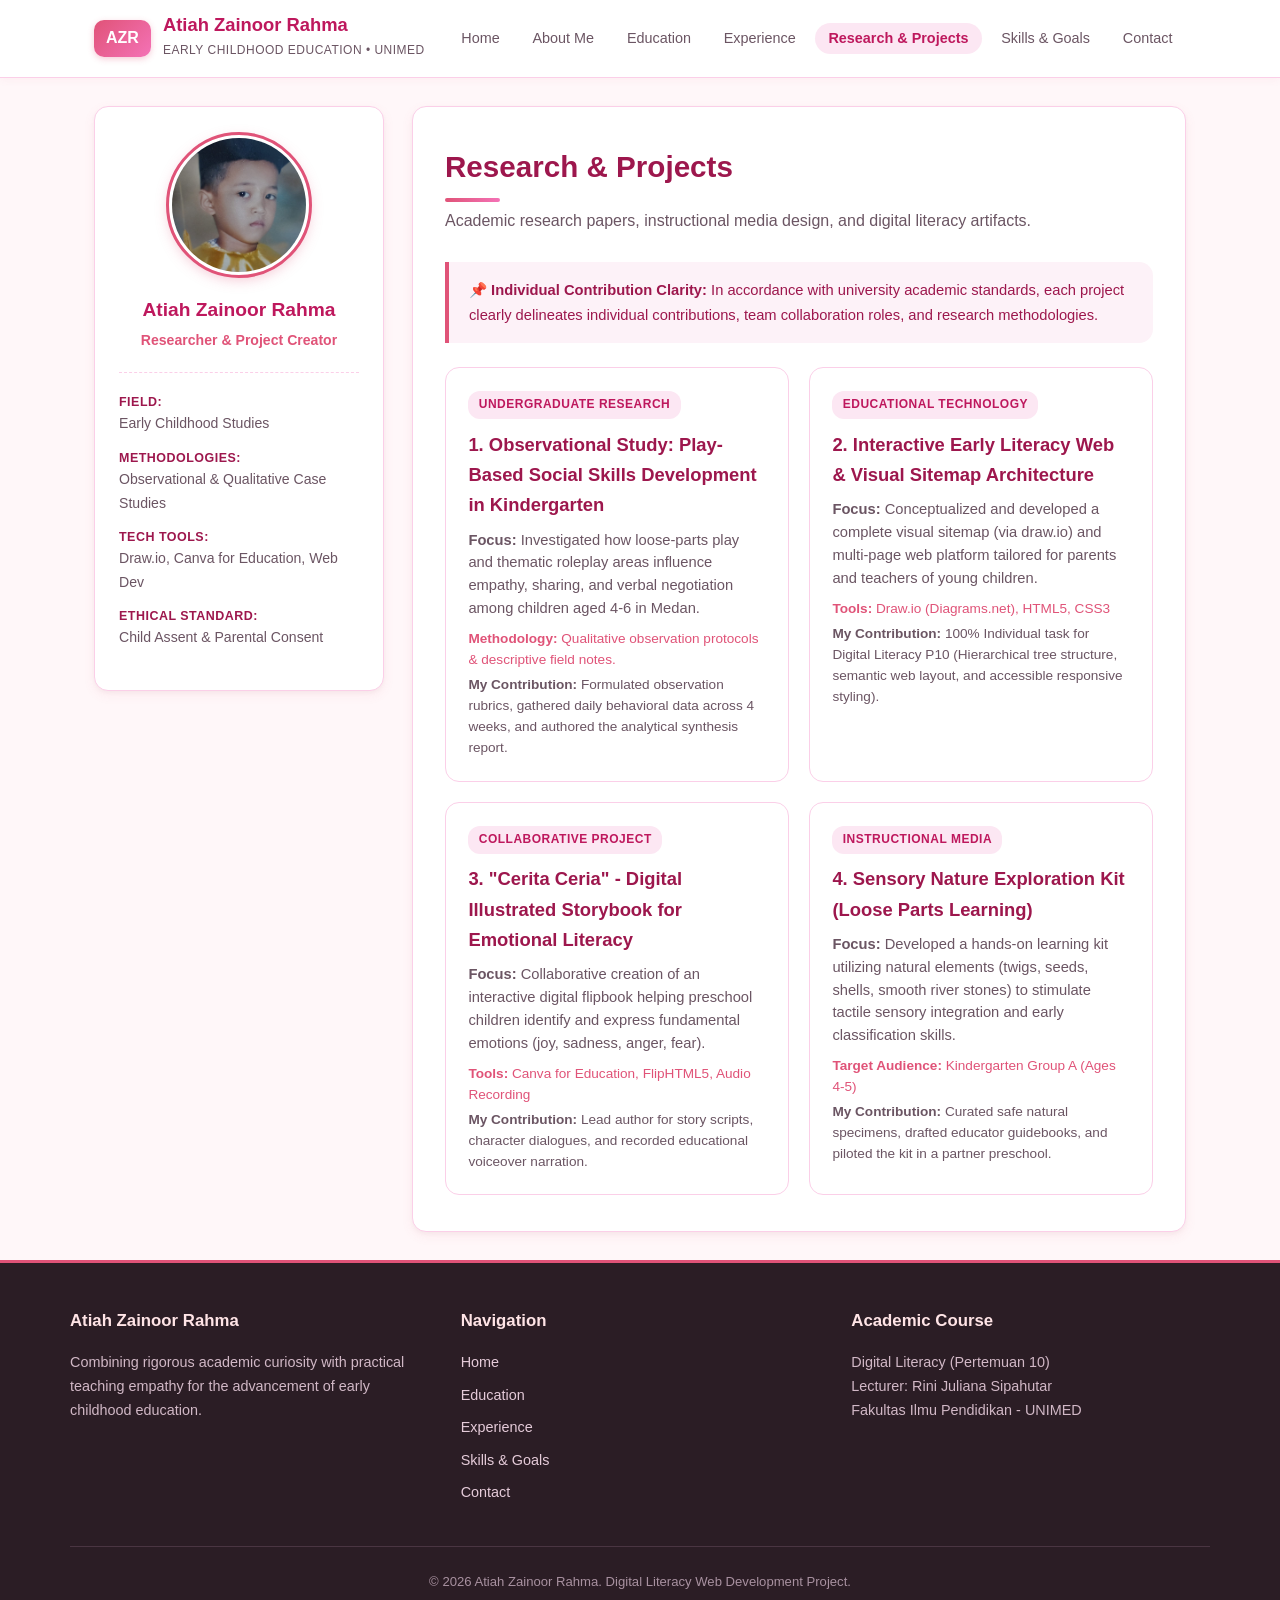
<file: research.html>
<!DOCTYPE html>
<html lang="en">
<head>
  <meta charset="UTF-8">
  <meta name="viewport" content="width=device-width, initial-scale=1.0">
  <title>Research & Projects | Atiah Zainoor Rahma</title>
  <link rel="stylesheet" href="style.css">
</head>
<body>

  <!-- ================= 1. HEADER & NAVIGATION ================= -->
  <header>
    <div class="header-container">
      <div class="brand-logo">
        <span class="brand-badge">AZR</span>
        <div class="brand-text">
          <h1>Atiah Zainoor Rahma</h1>
          <span>Early Childhood Education • UNIMED</span>
        </div>
      </div>
      <nav>
        <ul>
          <li><a href="index.html">Home</a></li>
          <li><a href="about.html">About Me</a></li>
          <li><a href="education.html">Education</a></li>
          <li><a href="experience.html">Experience</a></li>
          <li><a href="research.html" class="active">Research & Projects</a></li>
          <li><a href="skills.html">Skills & Goals</a></li>
          <li><a href="contact.html">Contact</a></li>
        </ul>
      </nav>
    </div>
  </header>

  <!-- ================= 2. MAIN CONTENT ================= -->
  <main>
    <div class="layout-grid">
      <!-- SIDEBAR -->
      <aside class="sidebar">
        <div class="profile-card">
          <div class="profile-photo-wrapper">
            <img src="profile.jpg" alt="Atiah Zainoor Rahma" onerror="this.onerror=null; this.src='https://ui-avatars.com/api/?name=Atiah+Zainoor+Rahma&background=fce7f3&color=db2777&size=200&bold=true';">
          </div>
          <h3>Atiah Zainoor Rahma</h3>
          <p class="role">Researcher & Project Creator</p>
          <ul class="sidebar-info">
            <li><strong>Field:</strong> Early Childhood Studies</li>
            <li><strong>Methodologies:</strong> Observational & Qualitative Case Studies</li>
            <li><strong>Tech Tools:</strong> Draw.io, Canva for Education, Web Dev</li>
            <li><strong>Ethical Standard:</strong> Child Assent & Parental Consent</li>
          </ul>
        </div>
      </aside>

      <!-- CONTENT AREA -->
      <section class="content-area">
        <h2 class="page-title">Research & Projects</h2>
        <p class="page-subtitle">Academic research papers, instructional media design, and digital literacy artifacts.</p>

        <div class="notice-box">
          📌 <strong>Individual Contribution Clarity:</strong> In accordance with university academic standards, each project clearly delineates individual contributions, team collaboration roles, and research methodologies.
        </div>

        <div class="card-grid">
          <!-- Research 1 -->
          <div class="card">
            <span class="card-tag">Undergraduate Research</span>
            <h3>1. Observational Study: Play-Based Social Skills Development in Kindergarten</h3>
            <p><strong>Focus:</strong> Investigated how loose-parts play and thematic roleplay areas influence empathy, sharing, and verbal negotiation among children aged 4-6 in Medan.</p>
            <p style="margin-top: 0.5rem; font-size: 0.85rem; color: var(--primary-pink);"><strong>Methodology:</strong> Qualitative observation protocols & descriptive field notes.</p>
            <p style="font-size: 0.85rem; color: var(--text-muted); margin-top: 0.25rem;"><strong>My Contribution:</strong> Formulated observation rubrics, gathered daily behavioral data across 4 weeks, and authored the analytical synthesis report.</p>
          </div>

          <!-- Research 2 -->
          <div class="card">
            <span class="card-tag">Educational Technology</span>
            <h3>2. Interactive Early Literacy Web & Visual Sitemap Architecture</h3>
            <p><strong>Focus:</strong> Conceptualized and developed a complete visual sitemap (via draw.io) and multi-page web platform tailored for parents and teachers of young children.</p>
            <p style="margin-top: 0.5rem; font-size: 0.85rem; color: var(--primary-pink);"><strong>Tools:</strong> Draw.io (Diagrams.net), HTML5, CSS3</p>
            <p style="font-size: 0.85rem; color: var(--text-muted); margin-top: 0.25rem;"><strong>My Contribution:</strong> 100% Individual task for Digital Literacy P10 (Hierarchical tree structure, semantic web layout, and accessible responsive styling).</p>
          </div>

          <!-- Research 3 -->
          <div class="card">
            <span class="card-tag">Collaborative Project</span>
            <h3>3. "Cerita Ceria" - Digital Illustrated Storybook for Emotional Literacy</h3>
            <p><strong>Focus:</strong> Collaborative creation of an interactive digital flipbook helping preschool children identify and express fundamental emotions (joy, sadness, anger, fear).</p>
            <p style="margin-top: 0.5rem; font-size: 0.85rem; color: var(--primary-pink);"><strong>Tools:</strong> Canva for Education, FlipHTML5, Audio Recording</p>
            <p style="font-size: 0.85rem; color: var(--text-muted); margin-top: 0.25rem;"><strong>My Contribution:</strong> Lead author for story scripts, character dialogues, and recorded educational voiceover narration.</p>
          </div>

          <!-- Research 4 -->
          <div class="card">
            <span class="card-tag">Instructional Media</span>
            <h3>4. Sensory Nature Exploration Kit (Loose Parts Learning)</h3>
            <p><strong>Focus:</strong> Developed a hands-on learning kit utilizing natural elements (twigs, seeds, shells, smooth river stones) to stimulate tactile sensory integration and early classification skills.</p>
            <p style="margin-top: 0.5rem; font-size: 0.85rem; color: var(--primary-pink);"><strong>Target Audience:</strong> Kindergarten Group A (Ages 4-5)</p>
            <p style="font-size: 0.85rem; color: var(--text-muted); margin-top: 0.25rem;"><strong>My Contribution:</strong> Curated safe natural specimens, drafted educator guidebooks, and piloted the kit in a partner preschool.</p>
          </div>
        </div>
      </section>
    </div>
  </main>

  <!-- ================= 3. FOOTER ================= -->
  <footer>
    <div class="footer-container">
      <div class="footer-col">
        <h4>Atiah Zainoor Rahma</h4>
        <p>Combining rigorous academic curiosity with practical teaching empathy for the advancement of early childhood education.</p>
      </div>
      <div class="footer-col">
        <h4>Navigation</h4>
        <ul>
          <li><a href="index.html">Home</a></li>
          <li><a href="education.html">Education</a></li>
          <li><a href="experience.html">Experience</a></li>
          <li><a href="skills.html">Skills & Goals</a></li>
          <li><a href="contact.html">Contact</a></li>
        </ul>
      </div>
      <div class="footer-col">
        <h4>Academic Course</h4>
        <p>Digital Literacy (Pertemuan 10)<br>Lecturer: Rini Juliana Sipahutar<br>Fakultas Ilmu Pendidikan - UNIMED</p>
      </div>
    </div>
    <div class="footer-bottom">
      <p>&copy; 2026 Atiah Zainoor Rahma. Digital Literacy Web Development Project.</p>
    </div>
  </footer>

</body>
</html>
</file>
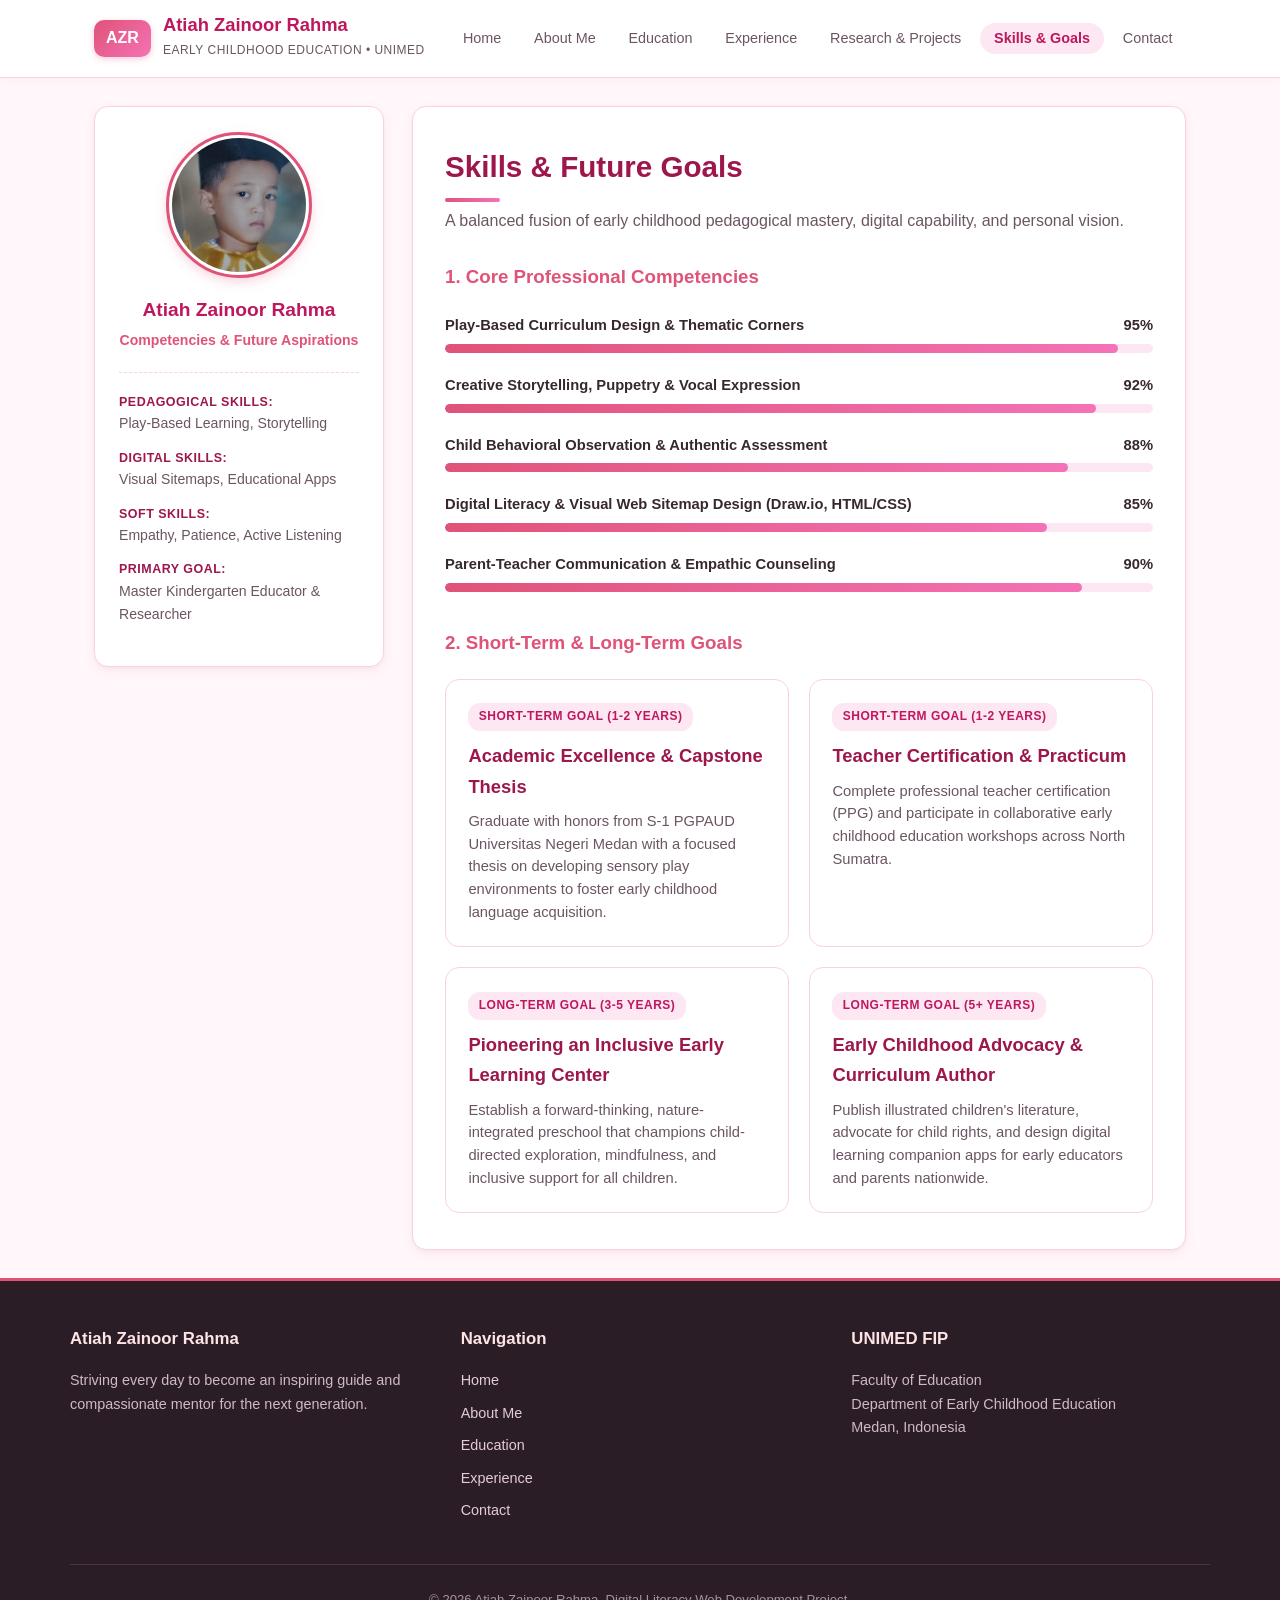
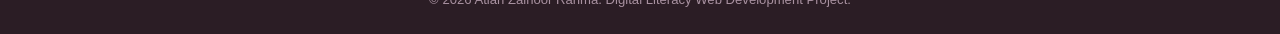
<file: skills.html>
<!DOCTYPE html>
<html lang="en">
<head>
  <meta charset="UTF-8">
  <meta name="viewport" content="width=device-width, initial-scale=1.0">
  <title>Skills & Goals | Atiah Zainoor Rahma</title>
  <link rel="stylesheet" href="style.css">
</head>
<body>

  <!-- ================= 1. HEADER & NAVIGATION ================= -->
  <header>
    <div class="header-container">
      <div class="brand-logo">
        <span class="brand-badge">AZR</span>
        <div class="brand-text">
          <h1>Atiah Zainoor Rahma</h1>
          <span>Early Childhood Education • UNIMED</span>
        </div>
      </div>
      <nav>
        <ul>
          <li><a href="index.html">Home</a></li>
          <li><a href="about.html">About Me</a></li>
          <li><a href="education.html">Education</a></li>
          <li><a href="experience.html">Experience</a></li>
          <li><a href="research.html">Research & Projects</a></li>
          <li><a href="skills.html" class="active">Skills & Goals</a></li>
          <li><a href="contact.html">Contact</a></li>
        </ul>
      </nav>
    </div>
  </header>

  <!-- ================= 2. MAIN CONTENT ================= -->
  <main>
    <div class="layout-grid">
      <!-- SIDEBAR -->
      <aside class="sidebar">
        <div class="profile-card">
          <div class="profile-photo-wrapper">
            <img src="profile.jpg" alt="Atiah Zainoor Rahma" onerror="this.onerror=null; this.src='https://ui-avatars.com/api/?name=Atiah+Zainoor+Rahma&background=fce7f3&color=db2777&size=200&bold=true';">
          </div>
          <h3>Atiah Zainoor Rahma</h3>
          <p class="role">Competencies & Future Aspirations</p>
          <ul class="sidebar-info">
            <li><strong>Pedagogical Skills:</strong> Play-Based Learning, Storytelling</li>
            <li><strong>Digital Skills:</strong> Visual Sitemaps, Educational Apps</li>
            <li><strong>Soft Skills:</strong> Empathy, Patience, Active Listening</li>
            <li><strong>Primary Goal:</strong> Master Kindergarten Educator & Researcher</li>
          </ul>
        </div>
      </aside>

      <!-- CONTENT AREA -->
      <section class="content-area">
        <h2 class="page-title">Skills & Future Goals</h2>
        <p class="page-subtitle">A balanced fusion of early childhood pedagogical mastery, digital capability, and personal vision.</p>

        <!-- Section 1: Core Professional Skills -->
        <h3 style="margin-bottom: 1.25rem; color: var(--primary-pink);">1. Core Professional Competencies</h3>
        
        <div class="skill-item">
          <div class="skill-info">
            <span>Play-Based Curriculum Design & Thematic Corners</span>
            <span>95%</span>
          </div>
          <div class="progress-track">
            <div class="progress-fill" style="width: 95%;"></div>
          </div>
        </div>

        <div class="skill-item">
          <div class="skill-info">
            <span>Creative Storytelling, Puppetry & Vocal Expression</span>
            <span>92%</span>
          </div>
          <div class="progress-track">
            <div class="progress-fill" style="width: 92%;"></div>
          </div>
        </div>

        <div class="skill-item">
          <div class="skill-info">
            <span>Child Behavioral Observation & Authentic Assessment</span>
            <span>88%</span>
          </div>
          <div class="progress-track">
            <div class="progress-fill" style="width: 88%;"></div>
          </div>
        </div>

        <div class="skill-item">
          <div class="skill-info">
            <span>Digital Literacy & Visual Web Sitemap Design (Draw.io, HTML/CSS)</span>
            <span>85%</span>
          </div>
          <div class="progress-track">
            <div class="progress-fill" style="width: 85%;"></div>
          </div>
        </div>

        <div class="skill-item">
          <div class="skill-info">
            <span>Parent-Teacher Communication & Empathic Counseling</span>
            <span>90%</span>
          </div>
          <div class="progress-track">
            <div class="progress-fill" style="width: 90%;"></div>
          </div>
        </div>

        <!-- Section 2: Future Goals & Vision -->
        <h3 style="margin-top: 2.25rem; margin-bottom: 1.25rem; color: var(--primary-pink);">2. Short-Term & Long-Term Goals</h3>
        
        <div class="card-grid">
          <div class="card">
            <span class="card-tag">Short-Term Goal (1-2 Years)</span>
            <h3>Academic Excellence & Capstone Thesis</h3>
            <p>Graduate with honors from S-1 PGPAUD Universitas Negeri Medan with a focused thesis on developing sensory play environments to foster early childhood language acquisition.</p>
          </div>

          <div class="card">
            <span class="card-tag">Short-Term Goal (1-2 Years)</span>
            <h3>Teacher Certification & Practicum</h3>
            <p>Complete professional teacher certification (PPG) and participate in collaborative early childhood education workshops across North Sumatra.</p>
          </div>

          <div class="card">
            <span class="card-tag">Long-Term Goal (3-5 Years)</span>
            <h3>Pioneering an Inclusive Early Learning Center</h3>
            <p>Establish a forward-thinking, nature-integrated preschool that champions child-directed exploration, mindfulness, and inclusive support for all children.</p>
          </div>

          <div class="card">
            <span class="card-tag">Long-Term Goal (5+ Years)</span>
            <h3>Early Childhood Advocacy & Curriculum Author</h3>
            <p>Publish illustrated children's literature, advocate for child rights, and design digital learning companion apps for early educators and parents nationwide.</p>
          </div>
        </div>
      </section>
    </div>
  </main>

  <!-- ================= 3. FOOTER ================= -->
  <footer>
    <div class="footer-container">
      <div class="footer-col">
        <h4>Atiah Zainoor Rahma</h4>
        <p>Striving every day to become an inspiring guide and compassionate mentor for the next generation.</p>
      </div>
      <div class="footer-col">
        <h4>Navigation</h4>
        <ul>
          <li><a href="index.html">Home</a></li>
          <li><a href="about.html">About Me</a></li>
          <li><a href="education.html">Education</a></li>
          <li><a href="experience.html">Experience</a></li>
          <li><a href="contact.html">Contact</a></li>
        </ul>
      </div>
      <div class="footer-col">
        <h4>UNIMED FIP</h4>
        <p>Faculty of Education<br>Department of Early Childhood Education<br>Medan, Indonesia</p>
      </div>
    </div>
    <div class="footer-bottom">
      <p>&copy; 2026 Atiah Zainoor Rahma. Digital Literacy Web Development Project.</p>
    </div>
  </footer>

</body>
</html>
</file>
<file: style.css>
/* ===================================================
   PORTFOLIO WEBSITE STYLESHEET (PINK THEME)
   Atiah Zainoor Rahma - Early Childhood Education (PGPAUD)
   Faculty of Education, Universitas Negeri Medan
   Structure: Header, Navigation, Main Content, Footer
=================================================== */

:root {
  --primary-pink: #e05378;
  --primary-dark: #be185d;
  --primary-deep: #9d174d;
  --primary-light: #fdf2f8;
  --primary-soft: #fce7f3;
  --accent-rose: #f472b6;
  --accent-peach: #fb7185;
  --text-main: #372830;
  --text-muted: #6b5563;
  --text-light: #9c8292;
  --bg-body: #fff7f9;
  --bg-card: #ffffff;
  --border-color: #fbcfe8;
  --border-light: #fdf2f8;
  --shadow: 0 4px 12px rgba(224, 83, 120, 0.08), 0 2px 4px rgba(0, 0, 0, 0.03);
  --shadow-hover: 0 10px 20px rgba(224, 83, 120, 0.15), 0 4px 8px rgba(0, 0, 0, 0.05);
  --radius: 14px;
  --radius-sm: 8px;
  --transition: all 0.25s ease-in-out;
}

* {
  margin: 0;
  padding: 0;
  box-sizing: border-box;
}

body {
  font-family: 'Segoe UI', -apple-system, BlinkMacSystemFont, Roboto, Helvetica, Arial, sans-serif;
  color: var(--text-main);
  background-color: var(--bg-body);
  line-height: 1.65;
  min-height: 100vh;
  display: flex;
  flex-direction: column;
}

a {
  color: var(--primary-pink);
  text-decoration: none;
  transition: var(--transition);
}

a:hover {
  color: var(--primary-dark);
}

/* -------------------------------------------
   1. HEADER & NAVIGATION (Top Section)
------------------------------------------- */
header {
  background-color: #ffffff;
  border-bottom: 1.5px solid var(--border-color);
  position: sticky;
  top: 0;
  z-index: 100;
  box-shadow: 0 2px 8px rgba(224, 83, 120, 0.06);
}

.header-container {
  max-width: 1140px;
  margin: 0 auto;
  padding: 0.9rem 1.5rem;
  display: flex;
  justify-content: space-between;
  align-items: center;
  flex-wrap: wrap;
  gap: 1rem;
}

.brand-logo {
  display: flex;
  align-items: center;
  gap: 0.75rem;
}

.brand-badge {
  background: linear-gradient(135deg, var(--primary-pink), var(--accent-rose));
  color: white;
  font-weight: 700;
  font-size: 1rem;
  padding: 0.35rem 0.75rem;
  border-radius: 10px;
  display: inline-block;
  box-shadow: 0 2px 6px rgba(224, 83, 120, 0.3);
}

.brand-text h1 {
  font-size: 1.15rem;
  font-weight: 700;
  color: var(--primary-dark);
  line-height: 1.2;
}

.brand-text span {
  font-size: 0.75rem;
  color: var(--text-muted);
  text-transform: uppercase;
  letter-spacing: 0.5px;
}

/* Navigation Menu */
nav ul {
  display: flex;
  list-style: none;
  gap: 0.35rem;
  flex-wrap: wrap;
}

nav a {
  padding: 0.45rem 0.85rem;
  border-radius: 20px;
  font-weight: 500;
  font-size: 0.9rem;
  color: var(--text-muted);
  transition: var(--transition);
}

nav a:hover,
nav a.active {
  background-color: var(--primary-soft);
  color: var(--primary-dark);
  font-weight: 600;
}

/* -------------------------------------------
   2. BODY / MAIN CONTENT (Main Content Area)
------------------------------------------- */
main {
  flex: 1;
  max-width: 1140px;
  width: 100%;
  margin: 1.75rem auto;
  padding: 0 1.5rem;
}

/* Two-column Layout (Sidebar + Content) */
.layout-grid {
  display: grid;
  grid-template-columns: 290px 1fr;
  gap: 1.75rem;
  align-items: start;
}

/* Sidebar with Profile Photo */
aside.sidebar {
  background: var(--bg-card);
  padding: 1.75rem 1.5rem;
  border-radius: var(--radius);
  border: 1.5px solid var(--border-color);
  box-shadow: var(--shadow);
  text-align: center;
}

.profile-card {
  display: flex;
  flex-direction: column;
  align-items: center;
}

.profile-photo-wrapper {
  position: relative;
  width: 140px;
  height: 140px;
  margin-bottom: 1.2rem;
}

.profile-photo-wrapper img {
  width: 100%;
  height: 100%;
  object-fit: cover;
  border-radius: 50%;
  border: 3.5px solid white;
  box-shadow: 0 4px 14px rgba(224, 83, 120, 0.35);
  display: block;
  outline: 3px solid var(--primary-pink);
}

.profile-card h3 {
  font-size: 1.2rem;
  font-weight: 700;
  color: var(--primary-dark);
  margin-bottom: 0.2rem;
}

.profile-card p.role {
  color: var(--primary-pink);
  font-size: 0.88rem;
  font-weight: 600;
  margin-bottom: 1.2rem;
}

.sidebar-info {
  list-style: none;
  text-align: left;
  border-top: 1px dashed var(--border-color);
  padding-top: 1.2rem;
  font-size: 0.88rem;
  width: 100%;
}

.sidebar-info li {
  margin-bottom: 0.75rem;
  color: var(--text-muted);
}

.sidebar-info strong {
  color: var(--primary-deep);
  display: block;
  font-size: 0.78rem;
  text-transform: uppercase;
  letter-spacing: 0.5px;
}

/* Content Area */
.content-area {
  background: var(--bg-card);
  padding: 2.25rem 2rem;
  border-radius: var(--radius);
  border: 1.5px solid var(--border-color);
  box-shadow: var(--shadow);
}

.page-title {
  font-size: 1.85rem;
  font-weight: 700;
  color: var(--primary-deep);
  margin-bottom: 0.4rem;
  position: relative;
  padding-bottom: 0.6rem;
}

.page-title::after {
  content: '';
  position: absolute;
  bottom: 0;
  left: 0;
  width: 55px;
  height: 4px;
  background: linear-gradient(90deg, var(--primary-pink), var(--accent-rose));
  border-radius: 2px;
}

.page-subtitle {
  color: var(--text-muted);
  font-size: 1rem;
  margin-bottom: 1.75rem;
}

/* Hero Section (Welcome Banner) */
.hero-banner {
  background: linear-gradient(135deg, #f43f5e 0%, #db2777 50%, #e11d48 100%);
  color: white;
  padding: 2.75rem 2.25rem;
  border-radius: var(--radius);
  margin-bottom: 1.75rem;
  box-shadow: 0 10px 25px rgba(219, 39, 119, 0.25);
  position: relative;
  overflow: hidden;
}

.hero-banner::before {
  content: '🌸';
  position: absolute;
  right: 20px;
  bottom: 10px;
  font-size: 6rem;
  opacity: 0.18;
  pointer-events: none;
}

.hero-subtitle {
  text-transform: uppercase;
  letter-spacing: 2px;
  font-size: 0.85rem;
  font-weight: 700;
  color: #ffe4e6;
  margin-bottom: 0.5rem;
  display: block;
}

.hero-banner h2 {
  font-size: 2.3rem;
  margin-bottom: 0.5rem;
  font-weight: 800;
  letter-spacing: -0.5px;
}

.hero-tagline {
  font-size: 1.2rem;
  font-weight: 600;
  color: #fff1f2;
  margin-bottom: 1.25rem;
}

/* Quote Box */
.quote-box {
  background: rgba(255, 255, 255, 0.18);
  backdrop-filter: blur(8px);
  border-left: 4px solid #ffffff;
  padding: 1rem 1.25rem;
  border-radius: 0 10px 10px 0;
  margin-bottom: 1.75rem;
  font-style: italic;
  font-size: 1.02rem;
  color: #ffffff;
  max-width: 750px;
}

.btn-group {
  display: flex;
  gap: 1rem;
  flex-wrap: wrap;
}

.btn {
  display: inline-block;
  padding: 0.65rem 1.35rem;
  font-weight: 600;
  font-size: 0.92rem;
  border-radius: 25px;
  cursor: pointer;
  border: none;
  transition: var(--transition);
  text-align: center;
}

.btn-primary {
  background: #ffffff;
  color: var(--primary-dark);
  box-shadow: 0 4px 10px rgba(0, 0, 0, 0.1);
}

.btn-primary:hover {
  background: var(--primary-light);
  color: var(--primary-deep);
  transform: translateY(-2px);
}

.btn-outline {
  border: 1.5px solid rgba(255, 255, 255, 0.9);
  color: white;
}

.btn-outline:hover {
  background: rgba(255, 255, 255, 0.2);
  color: white;
  transform: translateY(-2px);
}

/* Cards & Grid */
.card-grid {
  display: grid;
  grid-template-columns: repeat(auto-fit, minmax(260px, 1fr));
  gap: 1.25rem;
  margin-top: 1.25rem;
}

.card {
  background: #ffffff;
  border: 1.5px solid var(--border-color);
  border-radius: var(--radius);
  padding: 1.4rem;
  transition: var(--transition);
  position: relative;
}

.card:hover {
  transform: translateY(-3px);
  box-shadow: var(--shadow-hover);
  border-color: var(--accent-rose);
}

.card h3 {
  font-size: 1.15rem;
  margin-bottom: 0.5rem;
  color: var(--primary-deep);
}

.card p {
  color: var(--text-muted);
  font-size: 0.92rem;
  line-height: 1.55;
}

.card-tag {
  display: inline-block;
  background: var(--primary-soft);
  color: var(--primary-dark);
  font-size: 0.75rem;
  font-weight: 700;
  padding: 0.25rem 0.65rem;
  border-radius: 12px;
  margin-bottom: 0.65rem;
  text-transform: uppercase;
  letter-spacing: 0.5px;
}

/* Timeline / Education Styling */
.timeline {
  position: relative;
  border-left: 3px solid var(--primary-soft);
  padding-left: 1.5rem;
  margin: 1.5rem 0;
}

.timeline-item {
  position: relative;
  margin-bottom: 2rem;
}

.timeline-item::before {
  content: '';
  position: absolute;
  left: calc(-1.5rem - 7.5px);
  top: 4px;
  width: 12px;
  height: 12px;
  border-radius: 50%;
  background: var(--primary-pink);
  border: 3px solid white;
  box-shadow: 0 0 0 2px var(--accent-rose);
}

.timeline-date {
  font-size: 0.82rem;
  font-weight: 700;
  color: var(--primary-pink);
  text-transform: uppercase;
  letter-spacing: 0.5px;
  margin-bottom: 0.25rem;
}

.timeline-title {
  font-size: 1.2rem;
  font-weight: 700;
  color: var(--text-main);
  margin-bottom: 0.25rem;
}

.timeline-subtitle {
  font-size: 0.95rem;
  font-weight: 600;
  color: var(--primary-dark);
  margin-bottom: 0.5rem;
}

/* Skills Bars */
.skill-item {
  margin-bottom: 1.25rem;
}

.skill-info {
  display: flex;
  justify-content: space-between;
  margin-bottom: 0.4rem;
  font-size: 0.92rem;
  font-weight: 600;
  color: var(--text-main);
}

.progress-track {
  height: 9px;
  background: var(--primary-soft);
  border-radius: 5px;
  overflow: hidden;
}

.progress-fill {
  height: 100%;
  background: linear-gradient(90deg, var(--primary-pink), var(--accent-rose));
  border-radius: 5px;
}

/* Forms */
.form-group {
  margin-bottom: 1.25rem;
}

.form-group label {
  display: block;
  font-weight: 600;
  font-size: 0.9rem;
  margin-bottom: 0.4rem;
  color: var(--primary-deep);
}

.form-control {
  width: 100%;
  padding: 0.75rem 0.95rem;
  font-size: 0.95rem;
  border: 1.5px solid var(--border-color);
  border-radius: 10px;
  font-family: inherit;
  transition: var(--transition);
  background-color: #fff;
}

.form-control:focus {
  outline: none;
  border-color: var(--primary-pink);
  box-shadow: 0 0 0 3px rgba(224, 83, 120, 0.15);
}

textarea.form-control {
  min-height: 130px;
  resize: vertical;
}

.btn-submit {
  background: linear-gradient(135deg, var(--primary-pink), var(--primary-dark));
  color: white;
  padding: 0.75rem 1.75rem;
  border-radius: 25px;
  font-weight: 600;
}

.btn-submit:hover {
  box-shadow: 0 6px 16px rgba(224, 83, 120, 0.35);
  color: white;
  transform: translateY(-2px);
}

/* Notice Box */
.notice-box {
  background: #fdf2f8;
  border-left: 4px solid var(--primary-pink);
  padding: 1rem 1.25rem;
  border-radius: 0 var(--radius) var(--radius) 0;
  margin-bottom: 1.5rem;
  font-size: 0.92rem;
  color: var(--primary-deep);
}

/* -------------------------------------------
   3. FOOTER (Bottom Section / Penutup Web)
------------------------------------------- */
footer {
  background: #2b1d25;
  color: #d1b8c6;
  margin-top: auto;
  border-top: 3px solid var(--primary-pink);
  padding: 2.75rem 1.5rem 1.5rem;
  font-size: 0.9rem;
}

.footer-container {
  max-width: 1140px;
  margin: 0 auto;
  display: grid;
  grid-template-columns: repeat(auto-fit, minmax(220px, 1fr));
  gap: 2rem;
  margin-bottom: 2rem;
}

.footer-col h4 {
  color: #ffe4e6;
  font-size: 1.05rem;
  margin-bottom: 1rem;
  font-weight: 700;
}

.footer-col ul {
  list-style: none;
}

.footer-col li {
  margin-bottom: 0.55rem;
}

.footer-col a {
  color: #e5cbd9;
}

.footer-col a:hover {
  color: #ffffff;
  padding-left: 4px;
}

.footer-bottom {
  max-width: 1140px;
  margin: 0 auto;
  padding-top: 1.5rem;
  border-top: 1px solid #4a3542;
  text-align: center;
  font-size: 0.82rem;
  color: #a891a0;
}

/* Responsive Breakpoints */
@media (max-width: 880px) {
  .layout-grid {
    grid-template-columns: 1fr;
  }

  .header-container {
    flex-direction: column;
    align-items: flex-start;
  }

  nav ul {
    width: 100%;
    justify-content: flex-start;
  }

  .hero-banner h2 {
    font-size: 1.85rem;
  }

  .quote-box {
    font-size: 0.95rem;
  }
}
</file>
